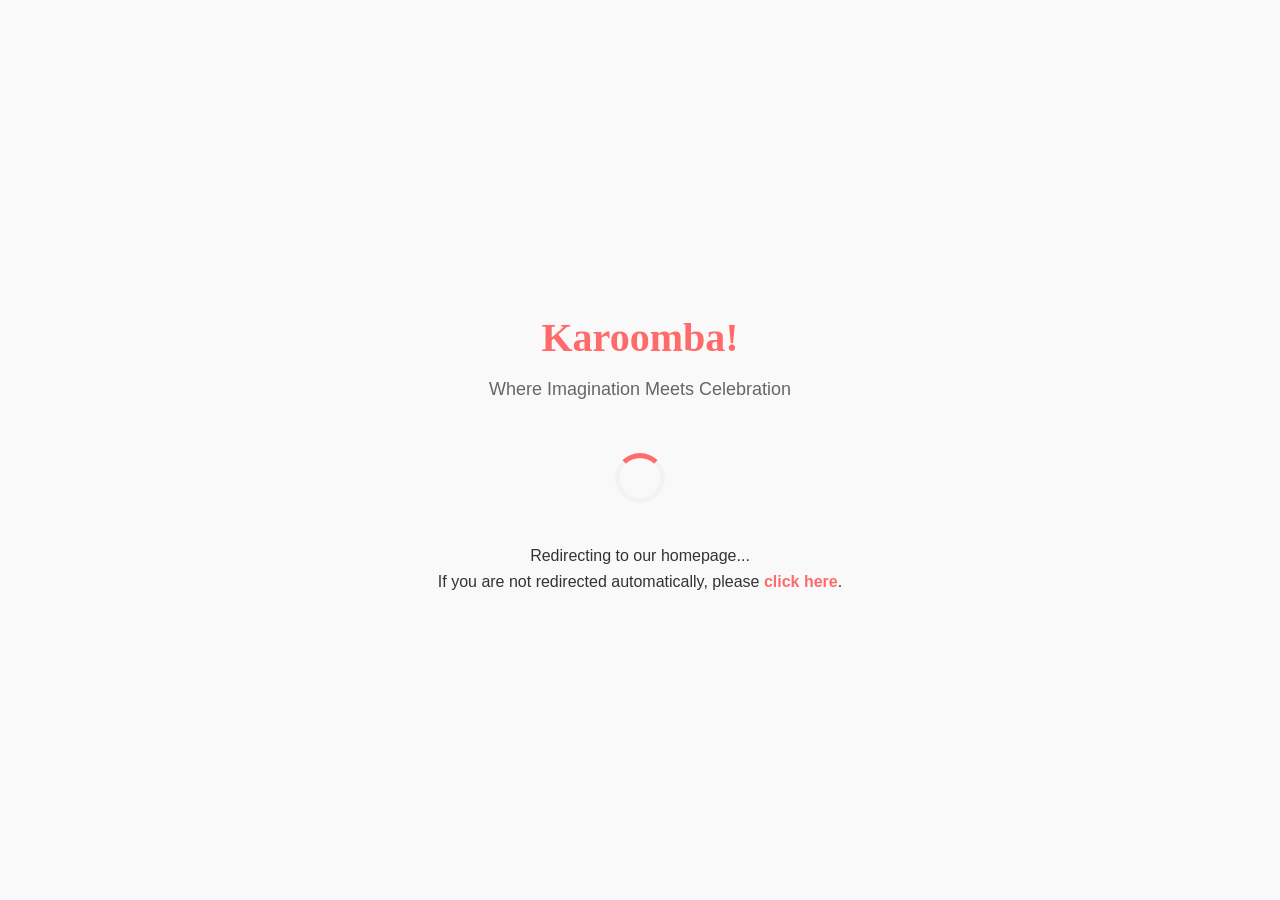
<file: 11/index.html>
<!DOCTYPE html>
<html lang="zh">
<head>
    <meta charset="UTF-8">
    <meta name="viewport" content="width=device-width, initial-scale=1.0">
    <title>Karoomba! - Theme Party Event Management</title>
    <meta http-equiv="refresh" content="2;url=home.html">
    <meta name="description" content="Karoomba! specializes in creating unforgettable theme parties and events. From corporate gatherings to birthday celebrations, we turn your vision into reality.">
    <link rel="stylesheet" href="css/styles.css">
    <link rel="stylesheet" href="https://cdnjs.cloudflare.com/ajax/libs/font-awesome/6.0.0-beta3/css/all.min.css">
    <style>
        body {
            display: flex;
            flex-direction: column;
            justify-content: center;
            align-items: center;
            height: 100vh;
            text-align: center;
            background-color: var(--light-color);
        }
        .logo h1 {
            font-family: var(--font-secondary);
            font-size: 4rem;
            color: var(--primary-color);
            margin-bottom: 1rem;
        }
        .tagline {
            font-size: 1.8rem;
            color: var(--text-light);
            margin-bottom: 3rem;
        }
        .redirect-message {
            font-size: 1.6rem;
            margin-top: 2rem;
        }
        .loader {
            border: 5px solid #f3f3f3;
            border-top: 5px solid var(--primary-color);
            border-radius: 50%;
            width: 50px;
            height: 50px;
            animation: spin 1s linear infinite;
            margin: 2rem auto;
        }
        @keyframes spin {
            0% { transform: rotate(0deg); }
            100% { transform: rotate(360deg); }
        }
    </style>
</head>
<body>
    <div class="logo">
        <h1>Karoomba!</h1>
        <p class="tagline">Where Imagination Meets Celebration</p>
    </div>
    
    <div class="loader"></div>
    
    <p class="redirect-message">Redirecting to our homepage... <br>If you are not redirected automatically, please <a href="home.html" style="color: var(--primary-color); font-weight: bold;">click here</a>.</p>
</body>
</html>
</file>
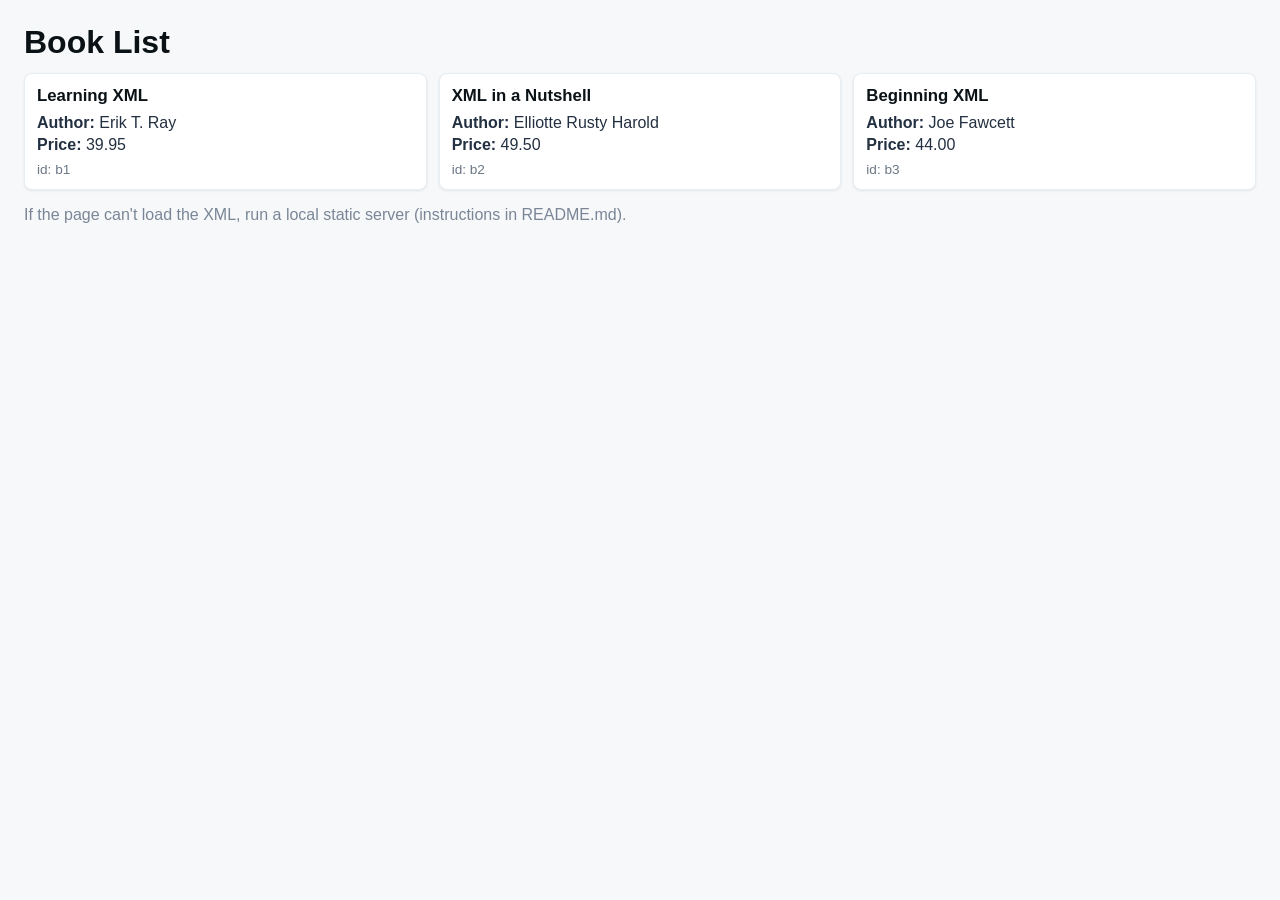
<file: 实验4/xml/index.html>
<!doctype html>
<html lang="en">
<head>
  <meta charset="utf-8" />
  <meta name="viewport" content="width=device-width,initial-scale=1" />
  <title>Book List</title>
  <style>
    body{font-family:Segoe UI, Roboto, Arial, sans-serif;margin:24px;background:#f6f8fa;color:#0b1216}
    h1{margin-bottom:12px}
    #books{display:grid;grid-template-columns:repeat(auto-fit,minmax(220px,1fr));gap:12px}
    .book{background:#fff;padding:12px;border-radius:8px;box-shadow:0 1px 3px rgba(0,0,0,.08);border:1px solid #e6eef4}
    .book h2{margin:0 0 8px 0;font-size:1.05rem}
    .book p{margin:4px 0;color:#233041}
    .book .id{display:block;margin-top:8px;color:#6b7785;font-size:0.85rem}
    .note{margin-top:16px;color:#7a8696}
  </style>
</head>
<body>
  <h1>Book List</h1>
  <div id="books">Loading books…</div>
  <div class="note">If the page can't load the XML, run a local static server (instructions in README.md).</div>

  <script>
    // Load book.xml, parse it, and render each book's title, author and price.
    async function loadBooks(){
      try{
        const resp = await fetch('book.xml');
        if(!resp.ok) throw new Error(resp.status + ' ' + resp.statusText);
        const text = await resp.text();
        const xml = new DOMParser().parseFromString(text,'application/xml');
        const parserError = xml.querySelector('parsererror');
        if(parserError) throw new Error('XML parse error');

        const list = document.getElementById('books');
        list.innerHTML = '';
        const books = xml.getElementsByTagName('book');
        if(books.length === 0){ list.textContent = 'No books found in XML.'; return }

        for(let i=0;i<books.length;i++){
          const b = books[i];
          const id = b.getAttribute('id') || '';
          const title = b.getElementsByTagName('title')[0]?.textContent || '';
          const author = b.getElementsByTagName('author')[0]?.textContent || '';
          const price = b.getElementsByTagName('price')[0]?.textContent || '';

          const card = document.createElement('div');
          card.className = 'book';
          card.innerHTML = `
            <h2>${escapeHtml(title)}</h2>
            <p><strong>Author:</strong> ${escapeHtml(author)}</p>
            <p><strong>Price:</strong> ${escapeHtml(price)}</p>
            <small class="id">id: ${escapeHtml(id)}</small>
          `;
          list.appendChild(card);
        }
      }catch(err){
        document.getElementById('books').textContent = 'Failed to load XML: ' + err.message + '.\nMake sure you serve this file over HTTP (see README).';
        console.error(err);
      }
    }

    // Very small escape helper to avoid injecting markup from XML content.
    function escapeHtml(s){
      return String(s)
        .replace(/&/g,'&amp;')
        .replace(/</g,'&lt;')
        .replace(/>/g,'&gt;')
        .replace(/"/g,'&quot;')
        .replace(/'/g,'&#39;');
    }

    loadBooks();
  </script>
</body>
</html>
</file>
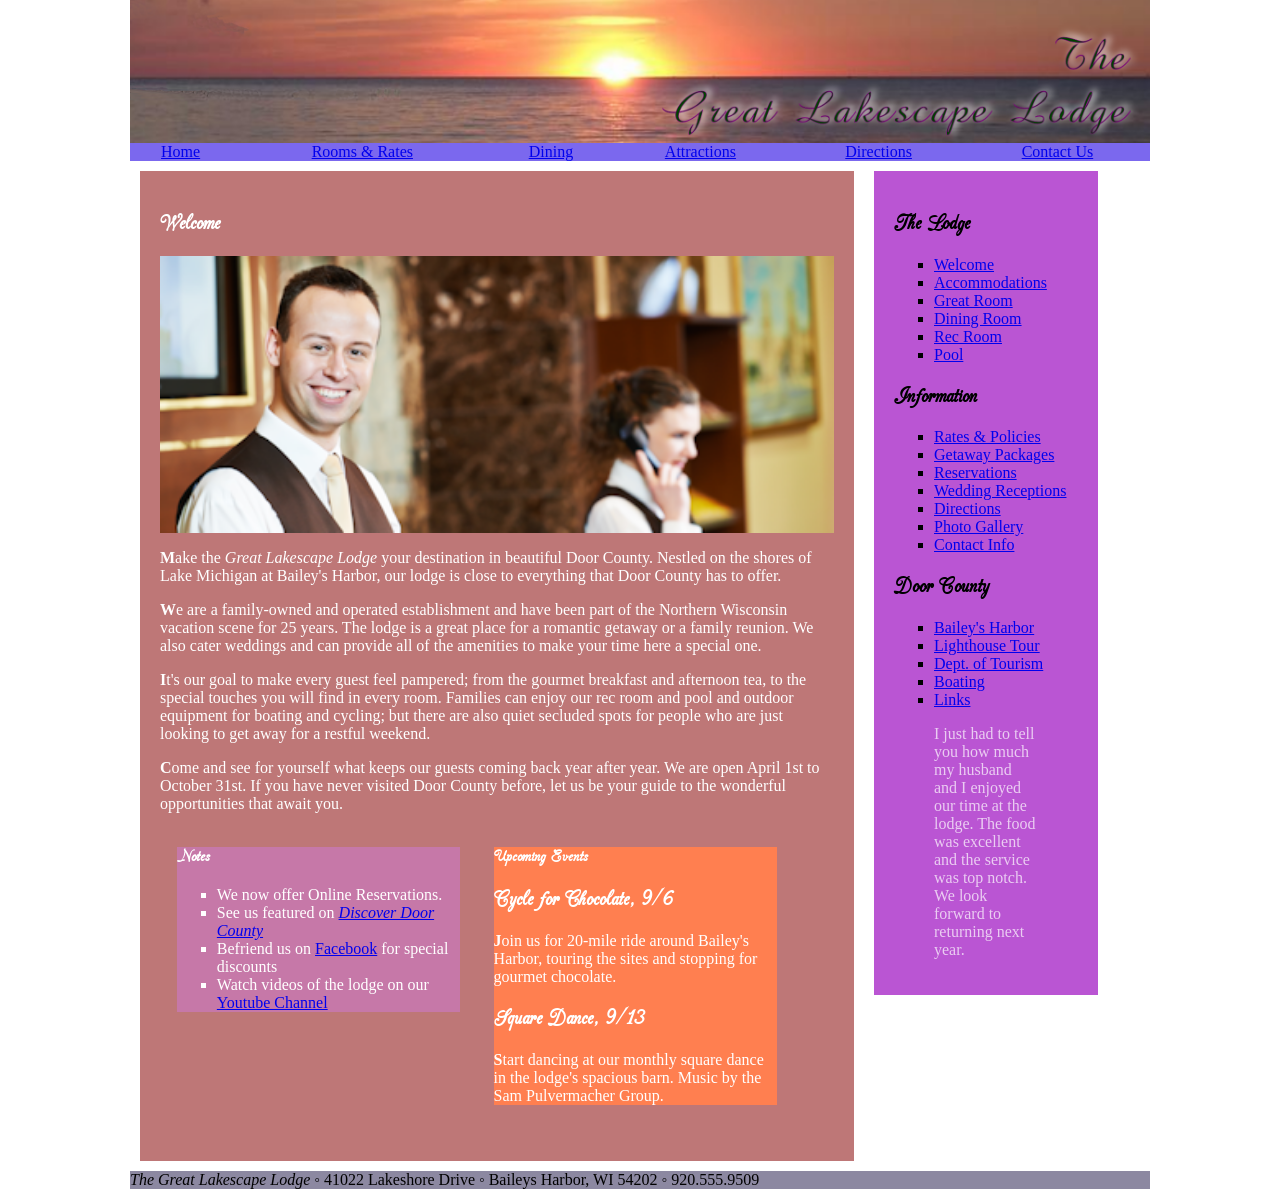
<file: 实验二/case4-great-lakescape-lodge-data-file/index.html>
<!doctype html>
<html>
<head>
<!--
    New Perspectives on HTML5 and CSS3, 7th Edition
    Tutorial 2
    Case Problem 4
    
    The Great Lakescape Lodge
    Author: 
    Date:   

    Filename: lake_home.html
   -->
   <meta charset="utf-8" />
   <title>Great Lakescape Lodge</title> 

</head>

<body>

   <header>
      <img src="lake_logo.png" alt="Great Lakescape Lodge" />
      <nav>
         <ul>
            <li><a href="#">Home</a></li>
            <li><a href="#">Rooms &amp; Rates</a></li>
            <li><a href="#">Dining</a></li>
            <li><a href="#">Attractions</a></li>
            <li><a href="#">Directions</a></li>
            <li><a href="#">Contact Us</a></li>
         </ul>
      </nav>
      <link rel="stylesheet" type="text/css" href="lake_layout.css">
      <link rel="stylesheet" type="text/css" href="lake_styles.css">
   </header>
   
   <section id="leftcol">
      <h1>Welcome</h1>
      <img src="lake_photo1.png" alt="" />
      <p>Make the <em>Great Lakescape Lodge</em> your destination in beautiful
      Door County. Nestled on the shores of Lake Michigan at Bailey's Harbor, 
      our lodge is close to everything that Door County has to offer.</p>
      <p>We are a family-owned and operated establishment and have been part 
      of the Northern Wisconsin vacation scene for 25 years. The lodge is a great
      place for a romantic getaway or a family reunion. We also cater weddings
      and can provide all of the amenities to make your time here a special
      one.</p>
      <p>It's our goal to make every guest feel pampered; from the gourmet breakfast 
      and afternoon tea, to the special touches you will find in every room. 
      Families can enjoy our rec room and pool and outdoor equipment for boating 
      and cycling; but there are also quiet secluded spots for people who are 
      just looking to get away for a restful weekend.</p>
      <p>Come and see for yourself what keeps our guests coming back year 
      after year. We are open April 1st to October 31st. If you have never visited 
      Door County before, let us be your guide to the wonderful opportunities that 
      await you.</p>
      
      <aside>
      <div class="left">
         <h1>Notes</h1>
         <ul>
         <li>We now offer Online Reservations.</li>
         <li>See us featured on <cite><a href="#">Discover Door County</a></cite></li>
         <li>Befriend us on <a href="#">Facebook</a> for special discounts</li>
         <li>Watch videos of the lodge on our <a href="#">Youtube Channel</a></li>   
         </ul>
      </div> 
      </aside>
      <aside>
      <div class="right"> 
         <h1>Upcoming Events</h1>
         <h2>Cycle for Chocolate, 9/6</h2>
         <p>Join us for 20-mile ride around Bailey's Harbor, touring the 
            sites and stopping for gourmet chocolate.</p>
         <h2>Square Dance, 9/13</h2>
         <p>Start dancing at our monthly square dance in the lodge's spacious barn. Music by
         the Sam Pulvermacher Group.</p>
      </div>
        
      </aside>
      
   </section>
   
   <section id="rightcol">
      <nav>
         <h2>The Lodge</h2>
         <ul>
            <li><a href="#">Welcome</a></li>
            <li><a href="#">Accommodations</a></li>  
            <li><a href="#">Great Room</a></li>
            <li><a href="#">Dining Room</a></li>
            <li><a href="#">Rec Room</a></li>
            <li><a href="#">Pool</a></li>
         </ul>
         <h2>Information</h2>
         <ul>
            <li><a href="#">Rates &amp; Policies</a></li>
            <li><a href="#">Getaway Packages</a></li>  
            <li><a href="#">Reservations</a></li>
            <li><a href="#">Wedding Receptions</a></li>
            <li><a href="#">Directions</a></li>
            <li><a href="#">Photo Gallery</a></li>
            <li><a href="#">Contact Info</a></li>           
         </ul>   
         <h2>Door County</h2>
         <ul>
            <li><a href="#">Bailey's Harbor</a></li>
            <li><a href="#">Lighthouse Tour</a></li>  
            <li><a href="#">Dept. of Tourism</a></li>
            <li><a href="#">Boating</a></li>
            <li><a href="#">Links</a></li>           
         </ul>   
      </nav>
      
      <blockquote>
      <div id="light">I just had to tell you how much my husband and I enjoyed our time at the
      lodge. The food was excellent and the service was top notch. We look
      forward to returning next year.</div>
      </blockquote>    
        
   </section>
   
   <footer>
      <em>The Great Lakescape Lodge</em> &#9702;
      41022 Lakeshore Drive &#9702;
      Baileys Harbor, WI 54202 &#9702;
      920.555.9509
   </footer>
</body>
</html>
</file>
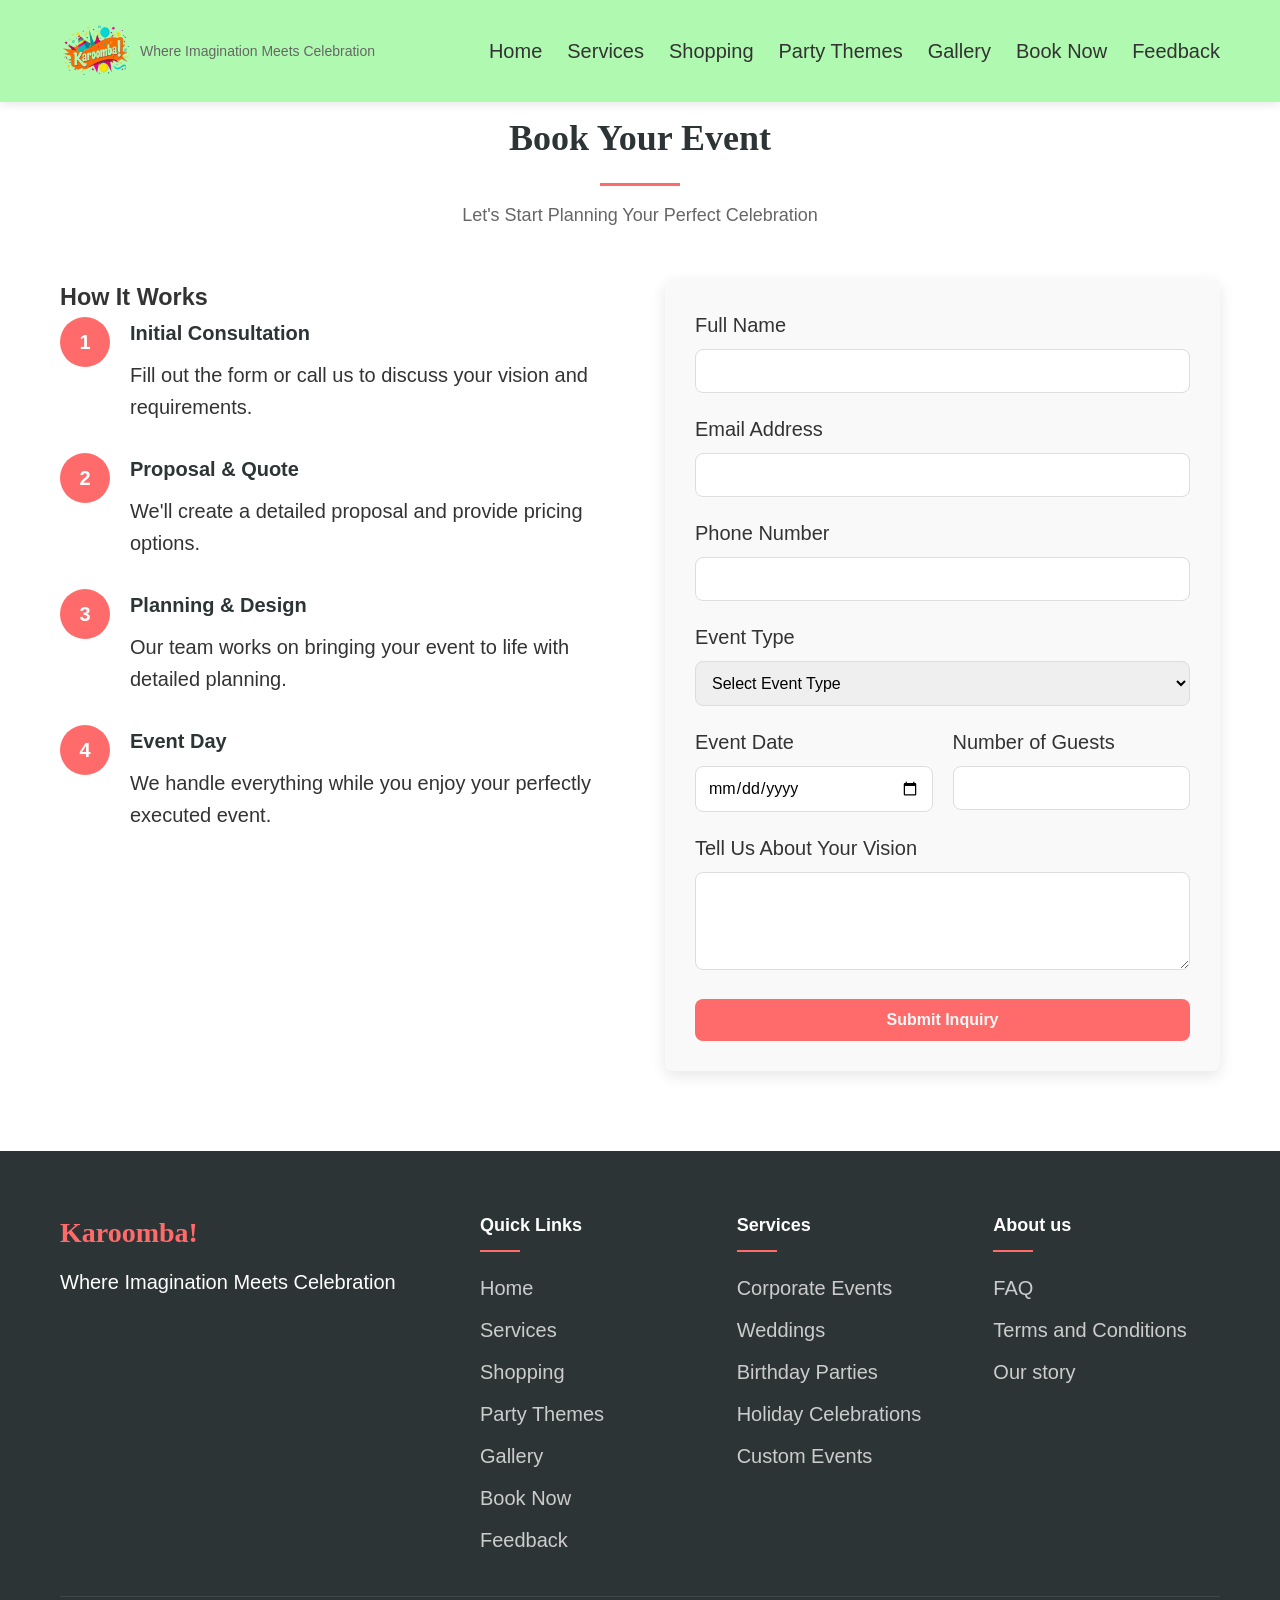
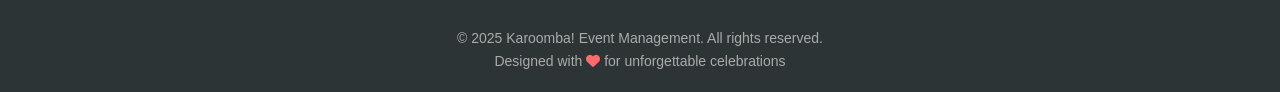
<file: 11/booking.html>
<!DOCTYPE html>
<html lang="zh">
<head>
    <meta charset="UTF-8">
    <meta name="viewport" content="width=device-width, initial-scale=1.0">
    <title>Book Event - Karoomba! Event Management</title>
    <link rel="stylesheet" href="css/styles.css">
    <link rel="stylesheet" href="https://cdnjs.cloudflare.com/ajax/libs/font-awesome/6.0.0-beta3/css/all.min.css">
    <meta name="description" content="Book your next event with Karoomba! Fill out our simple form to start planning your perfect celebration with our professional event management team.">
</head>
<body>
    <header>
        <div class="container">
            <div class="logo"style="display:flex;align-items:center;gap:0.8rem;">
                <a href="home.html" class="logo-link" style="display:inline-flex;align-items:center;">
                    <img src="ima/logo.png" alt="Karoomba logo" class="logo-img" style="display:block; height:72px; width:auto;">
                </a>
                <p class="tagline" style="margin-top:0;">Where Imagination Meets Celebration</p>
            </div>
            <nav>
                <ul class="main-nav">
                    <li><a href="home.html">Home</a></li>
                    <li><a href="services.html">Services</a></li>
                    <li><a href="shopping.html">Shopping</a></li>
                    <li><a href="themes.html">Party Themes</a></li>
                    <li><a href="gallery.html">Gallery</a></li>
                    <li><a href="booking.html">Book Now</a></li>
                    <li><a href="contact.html">Feedback</a></li>
                </ul>
                <div class="mobile-menu-btn">
                    <span></span>
                    <span></span>
                    <span></span>
                </div>
            </nav>
        </div>
    </header>

    <section id="booking" class="booking">
        <div class="container">
            <h2 class="section-title">Book Your Event</h2>
            <p class="section-description">Let's Start Planning Your Perfect Celebration</p>
            <div class="booking-container">
                <div class="booking-info">
                    <h3>How It Works</h3>
                    <ul class="booking-steps">
                        <li>
                            <span class="step-number">1</span>
                            <div class="step-content">
                                <h4>Initial Consultation</h4>
                                <p>Fill out the form or call us to discuss your vision and requirements.</p>
                            </div>
                        </li>
                        <li>
                            <span class="step-number">2</span>
                            <div class="step-content">
                                <h4>Proposal & Quote</h4>
                                <p>We'll create a detailed proposal and provide pricing options.</p>
                            </div>
                        </li>
                        <li>
                            <span class="step-number">3</span>
                            <div class="step-content">
                                <h4>Planning & Design</h4>
                                <p>Our team works on bringing your event to life with detailed planning.</p>
                            </div>
                        </li>
                        <li>
                            <span class="step-number">4</span>
                            <div class="step-content">
                                <h4>Event Day</h4>
                                <p>We handle everything while you enjoy your perfectly executed event.</p>
                            </div>
                        </li>
                    </ul>
                </div>
                
                <div class="booking-form">
                    <form id="event-booking-form">
                        <div class="form-group">
                            <label for="name">Full Name</label>
                            <input type="text" id="name" name="name" required>
                        </div>
                        
                        <div class="form-group">
                            <label for="email">Email Address</label>
                            <input type="email" id="email" name="email" required>
                        </div>
                        
                        <div class="form-group">
                            <label for="phone">Phone Number</label>
                            <input type="tel" id="phone" name="phone" required>
                        </div>
                        
                        <div class="form-group">
                            <label for="event-type">Event Type</label>
                            <select id="event-type" name="event-type" required>
                                <option value="" disabled selected>Select Event Type</option>
                                <option value="corporate">Corporate Event</option>
                                <option value="wedding">Wedding</option>
                                <option value="birthday">Birthday Party</option>
                                <option value="holiday">Holiday Celebration</option>
                                <option value="other">Other</option>
                            </select>
                            <div id="other-event-container" style="display: none; margin-top: 10px;">
                                <label for="other-event-type">Please specify your event type</label>
                                <input type="text" id="other-event-type" name="other-event-type">
                            </div>
                        </div>
                        
                        <div class="form-row">
                            <div class="form-group half">
                                <label for="event-date">Event Date</label>
                                <input type="date" id="event-date" name="event-date" min="" required placeholder="">
                            </div>
                            <div class="form-group half">
                                <label for="guests">Number of Guests</label>
                                <input type="number" id="guests" name="guests" min="1" required>
                            </div>
                        </div>
                        
                        <div class="form-group">
                            <label for="message">Tell Us About Your Vision</label>
                            <textarea id="message" name="message" rows="4" required></textarea>
                        </div>
                        
                        <button type="submit" class="btn btn-primary btn-full">Submit Inquiry</button>
                    </form>
                </div>
            </div>
        </div>
    </section>

    <footer>
        <div class="container">
            <div class="footer-content">
                <div class="footer-logo">
                    <h3>Karoomba!</h3>
                    <p>Where Imagination Meets Celebration</p>
                </div>
                
                <div class="footer-links">
                    <div class="footer-column">
                        <h4>Quick Links</h4>
                        <ul>
                            <li><a href="home.html">Home</a></li>
                            <li><a href="services.html">Services</a></li>
                            <li><a href="shopping.html">Shopping</a></li>
                            <li><a href="themes.html">Party Themes</a></li>
                            <li><a href="gallery.html">Gallery</a></li>
                            <li><a href="booking.html">Book Now</a></li>
                            <li><a href="contact.html">Feedback</a></li>
                        </ul>
                    </div>
                    
                    <div class="footer-column">
                        <h4>Services</h4>
                        <ul>
                            <li><a href="services.html#corporate">Corporate Events</a></li>
                            <li><a href="services.html#weddings">Weddings</a></li>
                            <li><a href="services.html#birthdays">Birthday Parties</a></li>
                            <li><a href="services.html#holidays">Holiday Celebrations</a></li>
                            <li><a href="services.html#custom">Custom Events</a></li>
                        </ul>
                    </div>
                    
                    <div class="footer-column">
                        <h4>About us</h4>
                        <ul>
                            <li><a href="faq.html">FAQ</a></li>
                            <li><a href="tac.html">Terms and Conditions</a></li>
                            <li><a href="story.html">Our story</a></li>
                        </ul>
                    </div>
                </div>
            </div>
            
            <div class="footer-bottom">
                <p>&copy; 2025 Karoomba! Event Management. All rights reserved.</p>
                <p>Designed with <i class="fas fa-heart"></i> for unforgettable celebrations</p>
            </div>
        </div>
    </footer>

    <script src="js/script.js"></script>
    <script>
        document.addEventListener('DOMContentLoaded', function() {
            const eventTypeSelect = document.getElementById('event-type');
            const otherEventContainer = document.getElementById('other-event-container');
            
            eventTypeSelect.addEventListener('change', function() {
                if (this.value === 'other') {
                    otherEventContainer.style.display = 'block';
                } else {
                    otherEventContainer.style.display = 'none';
                }
            });
        });
    </script>
</body>
</html>
</file>
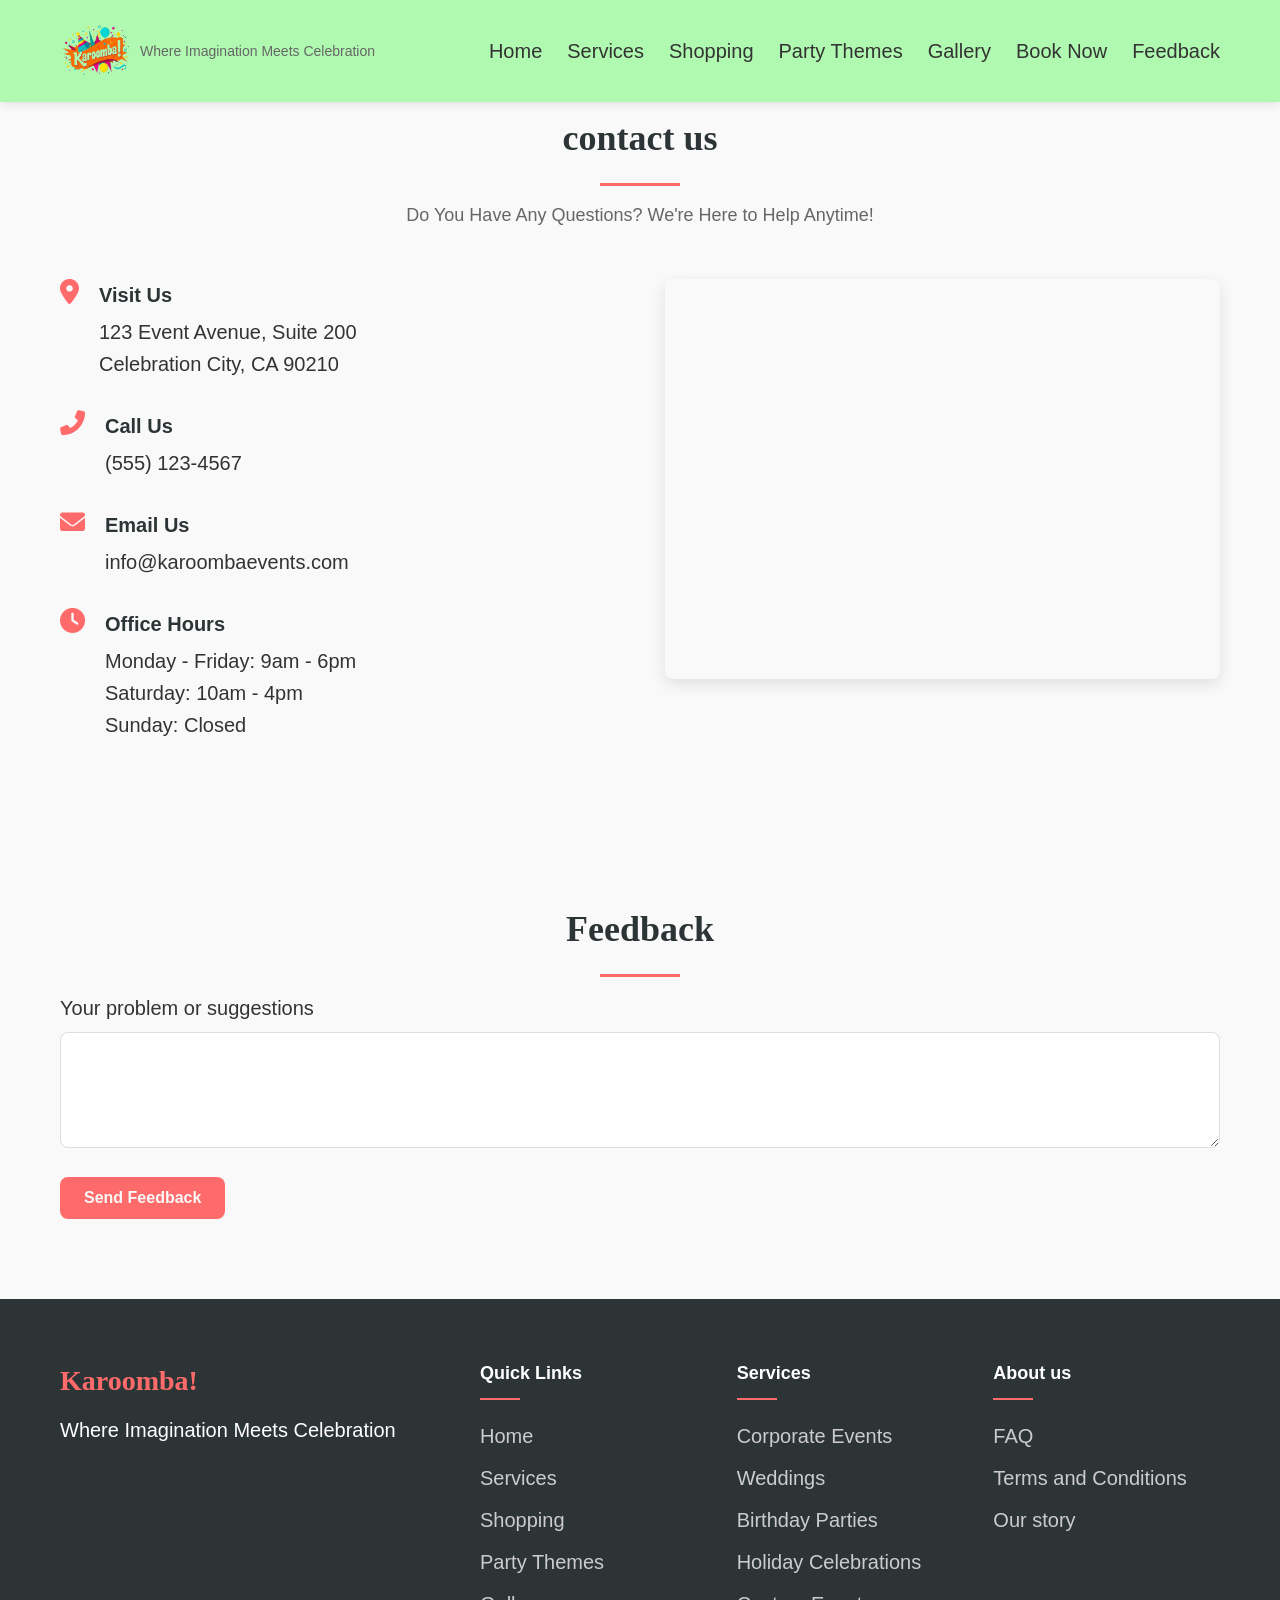
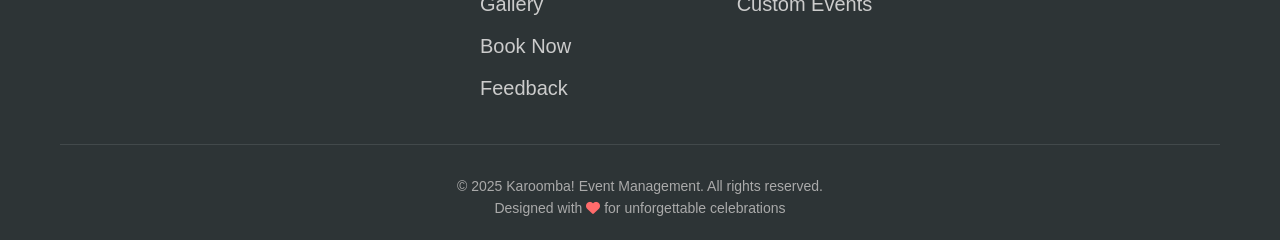
<file: 11/contact.html>
<!DOCTYPE html>
<html lang="zh">
<head>
    <meta charset="UTF-8">
    <meta name="viewport" content="width=device-width, initial-scale=1.0">
    <title>Contact Us - Karoomba! Event Management</title>
    <link rel="stylesheet" href="css/styles.css">
    <link rel="stylesheet" href="https://cdnjs.cloudflare.com/ajax/libs/font-awesome/6.0.0-beta3/css/all.min.css">
    <meta name="description" content="Contact Karoomba's event planning team. Visit our office, call or email us to start planning your perfect themed event.">
</head>
<body>
    <header>
        <div class="container">
            <div class="logo"style="display:flex;align-items:center;gap:0.8rem;">
                <a href="home.html" class="logo-link" style="display:inline-flex;align-items:center;">
                    <img src="ima/logo.png" alt="Karoomba logo" class="logo-img" style="display:block; height:72px; width:auto;">
                </a>
                <p class="tagline" style="margin-top:0;">Where Imagination Meets Celebration</p>
            </div>
            <nav>
                <ul class="main-nav">
                    <li><a href="home.html">Home</a></li>
                    <li><a href="services.html">Services</a></li>
                    <li><a href="shopping.html">Shopping</a></li>
                    <li><a href="themes.html">Party Themes</a></li>
                    <li><a href="gallery.html">Gallery</a></li>
                    <li><a href="booking.html">Book Now</a></li>
                    <li><a href="contact.html">Feedback</a></li>
                </ul>
                <div class="mobile-menu-btn">
                    <span></span>
                    <span></span>
                    <span></span>
                </div>
            </nav>
        </div>
    </header>

    <section id="contact" class="contact">
        <div class="container">
            <h2 class="section-title">contact us</h2>
            <p class="section-description">Do You Have Any Questions? We're Here to Help Anytime!</p>
            
            <div class="contact-container">
                <div class="contact-info">
                    <div class="contact-item">
                        <i class="fas fa-map-marker-alt"></i>
                        <div>
                            <h4>Visit Us</h4>
                            <p>123 Event Avenue, Suite 200<br>Celebration City, CA 90210</p>
                        </div>
                    </div>
                    
                    <div class="contact-item">
                        <i class="fas fa-phone-alt"></i>
                        <div>
                            <h4>Call Us</h4>
                            <p>(555) 123-4567</p>
                        </div>
                    </div>
                    
                    <div class="contact-item">
                        <i class="fas fa-envelope"></i>
                        <div>
                            <h4>Email Us</h4>
                            <p>info@karoombaevents.com</p>
                        </div>
                    </div>
                    
                    <div class="contact-item">
                        <i class="fas fa-clock"></i>
                        <div>
                            <h4>Office Hours</h4>
                            <p>Monday - Friday: 9am - 6pm<br>Saturday: 10am - 4pm<br>Sunday: Closed</p>
                        </div>
                    </div>
                </div>

                <div class="contact-map">
                    <iframe src="https://www.google.com/maps/embed?pb=!1m18!1m12!1m3!1d3305.7152203498383!2d-118.3421378!3d34.0736204!2m3!1f0!2f0!3f0!3m2!1i1024!2i768!4f13.1!3m3!1m2!1s0x0%3A0x0!2zMzTCsDA0JzI1LjAiTiAxMTjCsDIwJzMxLjciVw!5e0!3m2!1sen!2sus!4v1620000000000!5m2!1sen!2sus" width="100%" height="100%" style="border:0;" allowfullscreen="" loading="lazy"></iframe>
                </div>
            </div>
        </div>
    </section>

    <section id="contact-form" class="contact-form">
        <div class="container">
            <h2 class="section-title">Feedback</h2>
            <form id="message-form">
                <div class="form-group">
                    <label for="contact-message">Your problem or suggestions</label>
                    <textarea id="contact-message" name="contact-message" rows="5" required></textarea>
                </div>
                <button type="submit" class="btn btn-primary">Send Feedback</button>
            </form>
        </div>
    </section>

    <footer>
        <div class="container">
            <div class="footer-content">
                <div class="footer-logo">
                    <h3>Karoomba!</h3>
                    <p>Where Imagination Meets Celebration</p>
                </div>
                
                <div class="footer-links">
                    <div class="footer-column">
                        <h4>Quick Links</h4>
                        <ul>
                            <li><a href="home.html">Home</a></li>
                            <li><a href="services.html">Services</a></li>
                            <li><a href="shopping.html">Shopping</a></li>
                            <li><a href="themes.html">Party Themes</a></li>
                            <li><a href="gallery.html">Gallery</a></li>
                            <li><a href="booking.html">Book Now</a></li>
                            <li><a href="contact.html">Feedback</a></li>
                        </ul>
                    </div>
                    
                    <div class="footer-column">
                        <h4>Services</h4>
                        <ul>
                            <li><a href="services.html#corporate">Corporate Events</a></li>
                            <li><a href="services.html#weddings">Weddings</a></li>
                            <li><a href="services.html#birthdays">Birthday Parties</a></li>
                            <li><a href="services.html#holidays">Holiday Celebrations</a></li>
                            <li><a href="services.html#custom">Custom Events</a></li>
                        </ul>
                    </div>
                    
                    <div class="footer-column">
                        <h4>About us</h4>
                        <ul>
                            <li><a href="faq.html">FAQ</a></li>
                            <li><a href="tac.html">Terms and Conditions</a></li>
                            <li><a href="story.html">Our story</a></li>
                        </ul>
                    </div>
                </div>
            </div>
            
            <div class="footer-bottom">
                <p>&copy; 2025 Karoomba! Event Management. All rights reserved.</p>
                <p>Designed with <i class="fas fa-heart"></i> for unforgettable celebrations</p>
            </div>
        </div>
    </footer>

    <script src="js/script.js"></script>
</body>
</html>
</file>
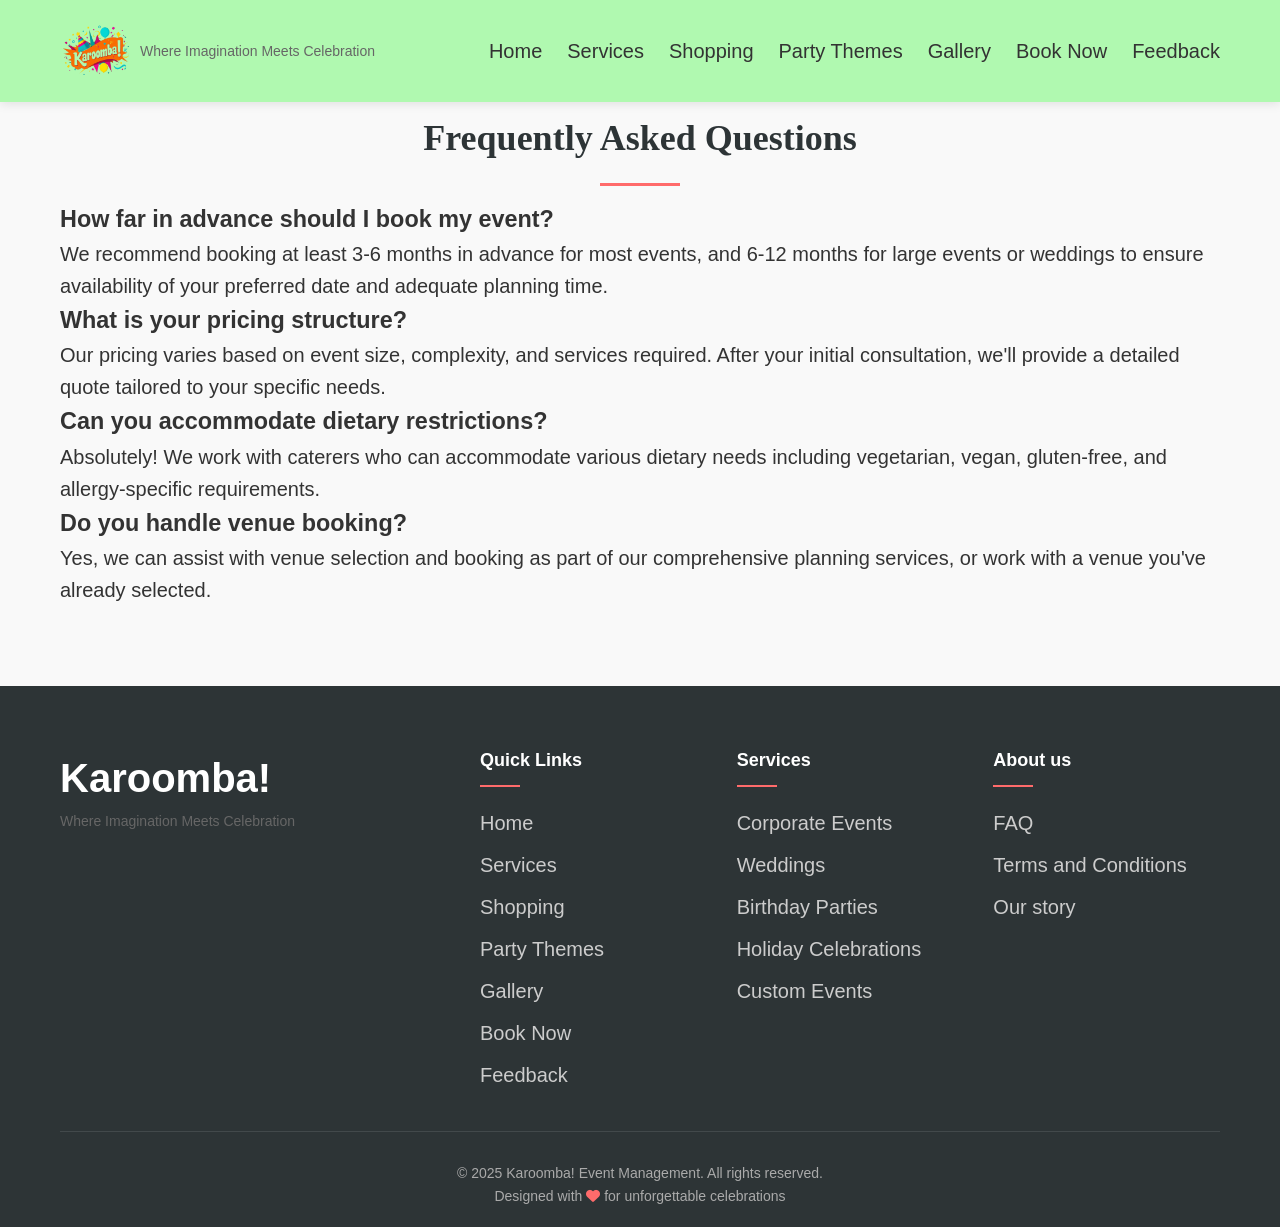
<file: 11/faq.html>
<!DOCTYPE html>
<html lang="zh">
<head>
    <meta charset="UTF-8">
    <meta name="viewport" content="width=device-width, initial-scale=1.0">
    <title>FAQ - Karoomba! Event Management</title>
    <link rel="stylesheet" href="css/styles.css">
    <link rel="stylesheet" href="https://cdnjs.cloudflare.com/ajax/libs/font-awesome/6.0.0-beta3/css/all.min.css">
</head>
<body>
    <header>
        <div class="container">
            <div class="logo" style="display:flex;align-items:center;gap:0.8rem;">
                <a href="home.html" class="logo-link" style="display:inline-flex;align-items:center;">
                    <img src="ima/logo.png" alt="Karoomba logo" class="logo-img" style="display:block; height:72px; width:auto;">
                </a>
                <p class="tagline" style="margin-top:0;">Where Imagination Meets Celebration</p>
            </div>
            <nav>
                <ul class="main-nav">
                    <li><a href="home.html">Home</a></li>
                    <li><a href="services.html">Services</a></li>
                    <li><a href="shopping.html">Shopping</a></li>
                    <li><a href="themes.html">Party Themes</a></li>
                    <li><a href="gallery.html">Gallery</a></li>
                    <li><a href="booking.html">Book Now</a></li>
                    <li><a href="contact.html">Feedback</a></li>
                </ul>
                <div class="mobile-menu-btn">
                    <span></span>
                    <span></span>
                    <span></span>
                </div>
            </nav>
        </div>
    </header>

    <main class="legal-container">
        <section id="faq" class="faq">
        <div class="container">
            <h2 class="section-title">Frequently Asked Questions</h2>
            <div class="faq-container">
                <div class="faq-item">
                    <h3>How far in advance should I book my event?</h3>
                    <p>We recommend booking at least 3-6 months in advance for most events, and 6-12 months for large events or weddings to ensure availability of your preferred date and adequate planning time.</p>
                </div>
                
                <div class="faq-item">
                    <h3>What is your pricing structure?</h3>
                    <p>Our pricing varies based on event size, complexity, and services required. After your initial consultation, we'll provide a detailed quote tailored to your specific needs.</p>
                </div>
                
                <div class="faq-item">
                    <h3>Can you accommodate dietary restrictions?</h3>
                    <p>Absolutely! We work with caterers who can accommodate various dietary needs including vegetarian, vegan, gluten-free, and allergy-specific requirements.</p>
                </div>
                
                <div class="faq-item">
                    <h3>Do you handle venue booking?</h3>
                    <p>Yes, we can assist with venue selection and booking as part of our comprehensive planning services, or work with a venue you've already selected.</p>
                </div>
            </div>
        </div>
    </section>
    </main>

    <footer>
        <div class="container">
            <div class="footer-content">
                <div class="footer-logo">
                    <h1>Karoomba!</h1>
                    <p class="tagline" style="margin-top:0;">Where Imagination Meets Celebration</p>
                </div>
                
                <div class="footer-links">
                    <div class="footer-column">
                        <h4>Quick Links</h4>
                        <ul>
                            <li><a href="home.html">Home</a></li>
                            <li><a href="services.html">Services</a></li>
                            <li><a href="shopping.html">Shopping</a></li>
                            <li><a href="themes.html">Party Themes</a></li>
                            <li><a href="gallery.html">Gallery</a></li>
                            <li><a href="booking.html">Book Now</a></li>
                            <li><a href="contact.html">Feedback</a></li>
                        </ul>
                    </div>
                    
                    <div class="footer-column">
                        <h4>Services</h4>
                        <ul>
                            <li><a href="services.html#corporate">Corporate Events</a></li>
                            <li><a href="services.html#weddings">Weddings</a></li>
                            <li><a href="services.html#birthdays">Birthday Parties</a></li>
                            <li><a href="services.html#holidays">Holiday Celebrations</a></li>
                            <li><a href="services.html#custom">Custom Events</a></li>
                        </ul>
                    </div>
                    
                    <div class="footer-column">
                        <h4>About us</h4>
                        <ul>
                            <li><a href="faq.html">FAQ</a></li>
                            <li><a href="tac.html">Terms and Conditions</a></li>
                            <li><a href="story.html">Our story</a></li>
                        </ul>
                    </div>
                </div>
            </div>
            
            <div class="footer-bottom">
                <p>&copy; 2025 Karoomba! Event Management. All rights reserved.</p>
                <p>Designed with <i class="fas fa-heart"></i> for unforgettable celebrations</p>
            </div>
        </div>
    </footer>
</body>
</html>
</file>
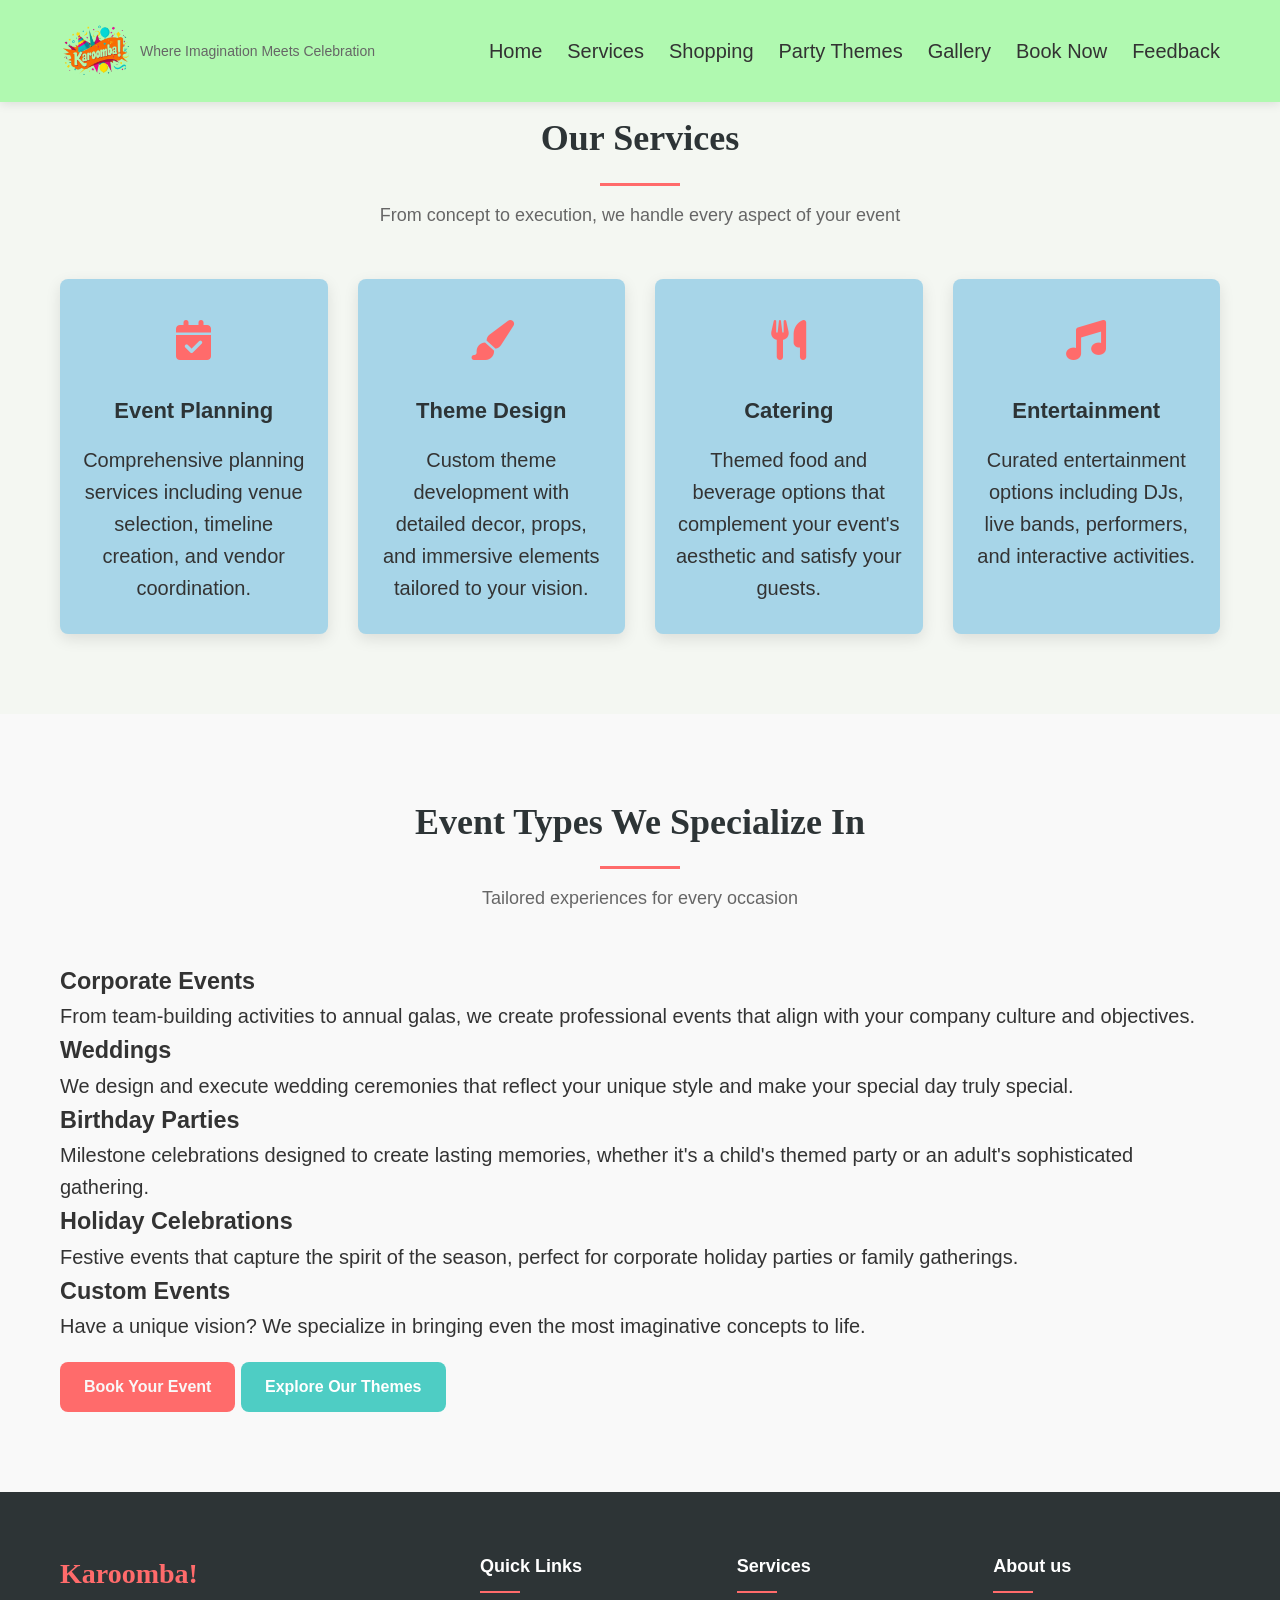
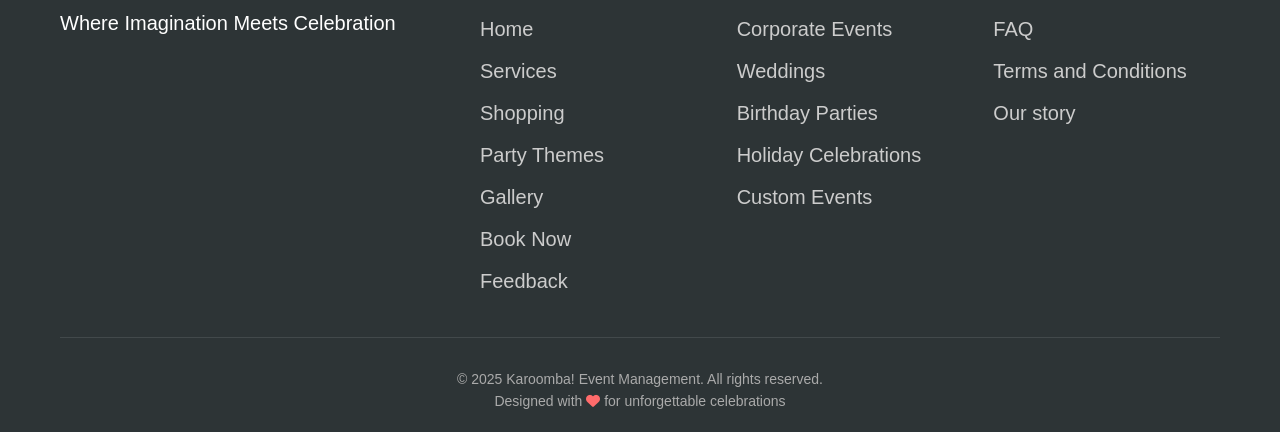
<file: 11/services.html>
<!DOCTYPE html>
<html lang="zh">
<head>
    <meta charset="UTF-8">
    <meta name="viewport" content="width=device-width, initial-scale=1.0">
    <title>Our Services - Karoomba! Event Management</title>
    <link rel="stylesheet" href="css/styles.css">
    <link rel="stylesheet" href="https://cdnjs.cloudflare.com/ajax/libs/font-awesome/6.0.0-beta3/css/all.min.css">
    <meta name="description" content="Explore Karoomba's comprehensive event planning services including venue selection, theme design, catering and entertainment options.">
</head>
<body>
    <header>
        <div class="container">
            <div class="logo"style="display:flex;align-items:center;gap:0.8rem;">
                <a href="home.html" class="logo-link" style="display:inline-flex;align-items:center;">
                    <img src="ima/logo.png" alt="Karoomba logo" class="logo-img" style="display:block; height:72px; width:auto;">
                </a>
                <p class="tagline" style="margin-top:0;">Where Imagination Meets Celebration</p>
            </div>
            <nav>
                <ul class="main-nav">
                    <li><a href="home.html">Home</a></li>
                    <li><a href="services.html">Services</a></li>
                    <li><a href="shopping.html">Shopping</a></li>
                    <li><a href="themes.html">Party Themes</a></li>
                    <li><a href="gallery.html">Gallery</a></li>
                    <li><a href="booking.html">Book Now</a></li>
                    <li><a href="contact.html">Feedback</a></li>
                </ul>
                <div class="mobile-menu-btn">
                    <span></span>
                    <span></span>
                    <span></span>
                </div>
            </nav>
        </div>
    </header>

    <section id="services" class="services">
        <div class="container">
            <h2 class="section-title">Our Services</h2>
            <p class="section-description">From concept to execution, we handle every aspect of your event</p>
            
            <div class="service-cards">
                <div class="service-card" id="planning">
                    <div class="icon">
                        <i class="fas fa-calendar-check"></i>
                    </div>
                    <h3>Event Planning</h3>
                    <p>Comprehensive planning services including venue selection, timeline creation, and vendor coordination.</p>
                </div>
                
                <div class="service-card" id="design">
                    <div class="icon">
                        <i class="fas fa-paint-brush"></i>
                    </div>
                    <h3>Theme Design</h3>
                    <p>Custom theme development with detailed decor, props, and immersive elements tailored to your vision.</p>
                </div>
                
                <div class="service-card" id="catering">
                    <div class="icon">
                        <i class="fas fa-utensils"></i>
                    </div>
                    <h3>Catering</h3>
                    <p>Themed food and beverage options that complement your event's aesthetic and satisfy your guests.</p>
                </div>
                
                <div class="service-card" id="entertainment">
                    <div class="icon">
                        <i class="fas fa-music"></i>
                    </div>
                    <h3>Entertainment</h3>
                    <p>Curated entertainment options including DJs, live bands, performers, and interactive activities.</p>
                </div>
            </div>
        </div>
    </section>

    <section id="event-types" class="event-types">
        <div class="container">
            <h2 class="section-title">Event Types We Specialize In</h2>
            <p class="section-description">Tailored experiences for every occasion</p>
            
            <div class="event-type-container">
                <div class="event-type" id="corporate">
                    
                    <h3>Corporate Events</h3>
                    <p>From team-building activities to annual galas, we create professional events that align with your company culture and objectives.</p>
                </div>
                
                <div class="event-type" id="weddings">
                    
                    <h3>Weddings</h3>
                    <p>We design and execute wedding ceremonies that reflect your unique style and make your special day truly special.</p>
                </div>
                
                <div class="event-type" id="birthdays">
                    
                    <h3>Birthday Parties</h3>
                    <p>Milestone celebrations designed to create lasting memories, whether it's a child's themed party or an adult's sophisticated gathering.</p>
                </div>
                
                <div class="event-type" id="holidays">
                    
                    <h3>Holiday Celebrations</h3>
                    <p>Festive events that capture the spirit of the season, perfect for corporate holiday parties or family gatherings.</p>
                </div>
                
                <div class="event-type" id="custom">
                    
                    <h3>Custom Events</h3>
                    <p>Have a unique vision? We specialize in bringing even the most imaginative concepts to life.</p>
                </div>
            </div>
            
            <div class="cta-container">
                <a href="booking.html" class="btn btn-primary">Book Your Event</a>
                <a href="themes.html" class="btn btn-secondary">Explore Our Themes</a>
            </div>
        </div>
    </section>

    <footer>
        <div class="container">
            <div class="footer-content">
                <div class="footer-logo">
                    <h3>Karoomba!</h3>
                    <p>Where Imagination Meets Celebration</p>
                </div>
                
                <div class="footer-links">
                    <div class="footer-column">
                        <h4>Quick Links</h4>
                        <ul>
                            <li><a href="home.html">Home</a></li>
                            <li><a href="services.html">Services</a></li>
                            <li><a href="shopping.html">Shopping</a></li>
                            <li><a href="themes.html">Party Themes</a></li>
                            <li><a href="gallery.html">Gallery</a></li>
                            <li><a href="booking.html">Book Now</a></li>
                            <li><a href="contact.html">Feedback</a></li>
                        </ul>
                    </div>
                    
                    <div class="footer-column">
                        <h4>Services</h4>
                        <ul>
                            <li><a href="services.html#corporate">Corporate Events</a></li>
                            <li><a href="services.html#weddings">Weddings</a></li>
                            <li><a href="services.html#birthdays">Birthday Parties</a></li>
                            <li><a href="services.html#holidays">Holiday Celebrations</a></li>
                            <li><a href="services.html#custom">Custom Events</a></li>
                        </ul>
                    </div>
                    
                    <div class="footer-column">
                        <h4>About us</h4>
                        <ul>
                            <li><a href="faq.html">FAQ</a></li>
                            <li><a href="tac.html">Terms and Conditions</a></li>
                            <li><a href="story.html">Our story</a></li>
                        </ul>
                    </div>
                </div>
            </div>
            
            <div class="footer-bottom">
                <p>&copy; 2025 Karoomba! Event Management. All rights reserved.</p>
                <p>Designed with <i class="fas fa-heart"></i> for unforgettable celebrations</p>
            </div>
        </div>
    </footer>

    <script src="js/script.js"></script>
</body>
</html>
</file>
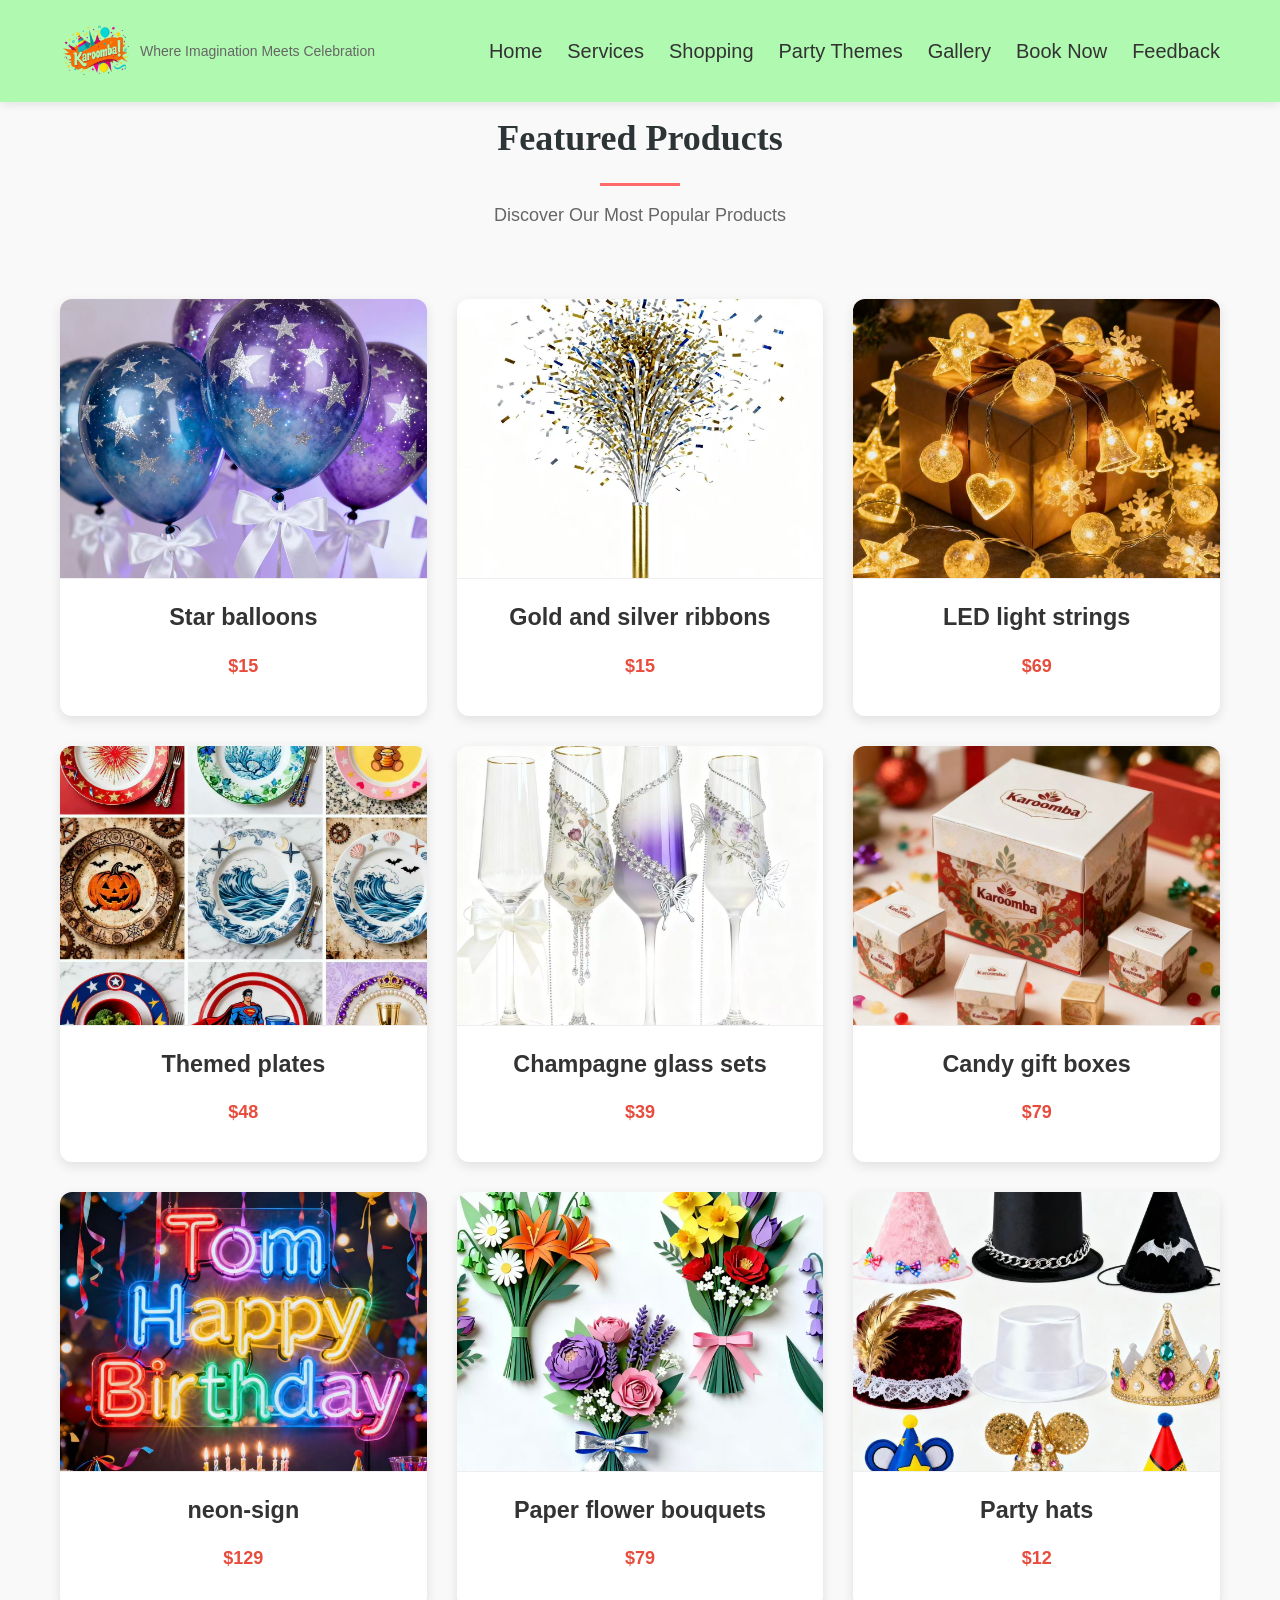
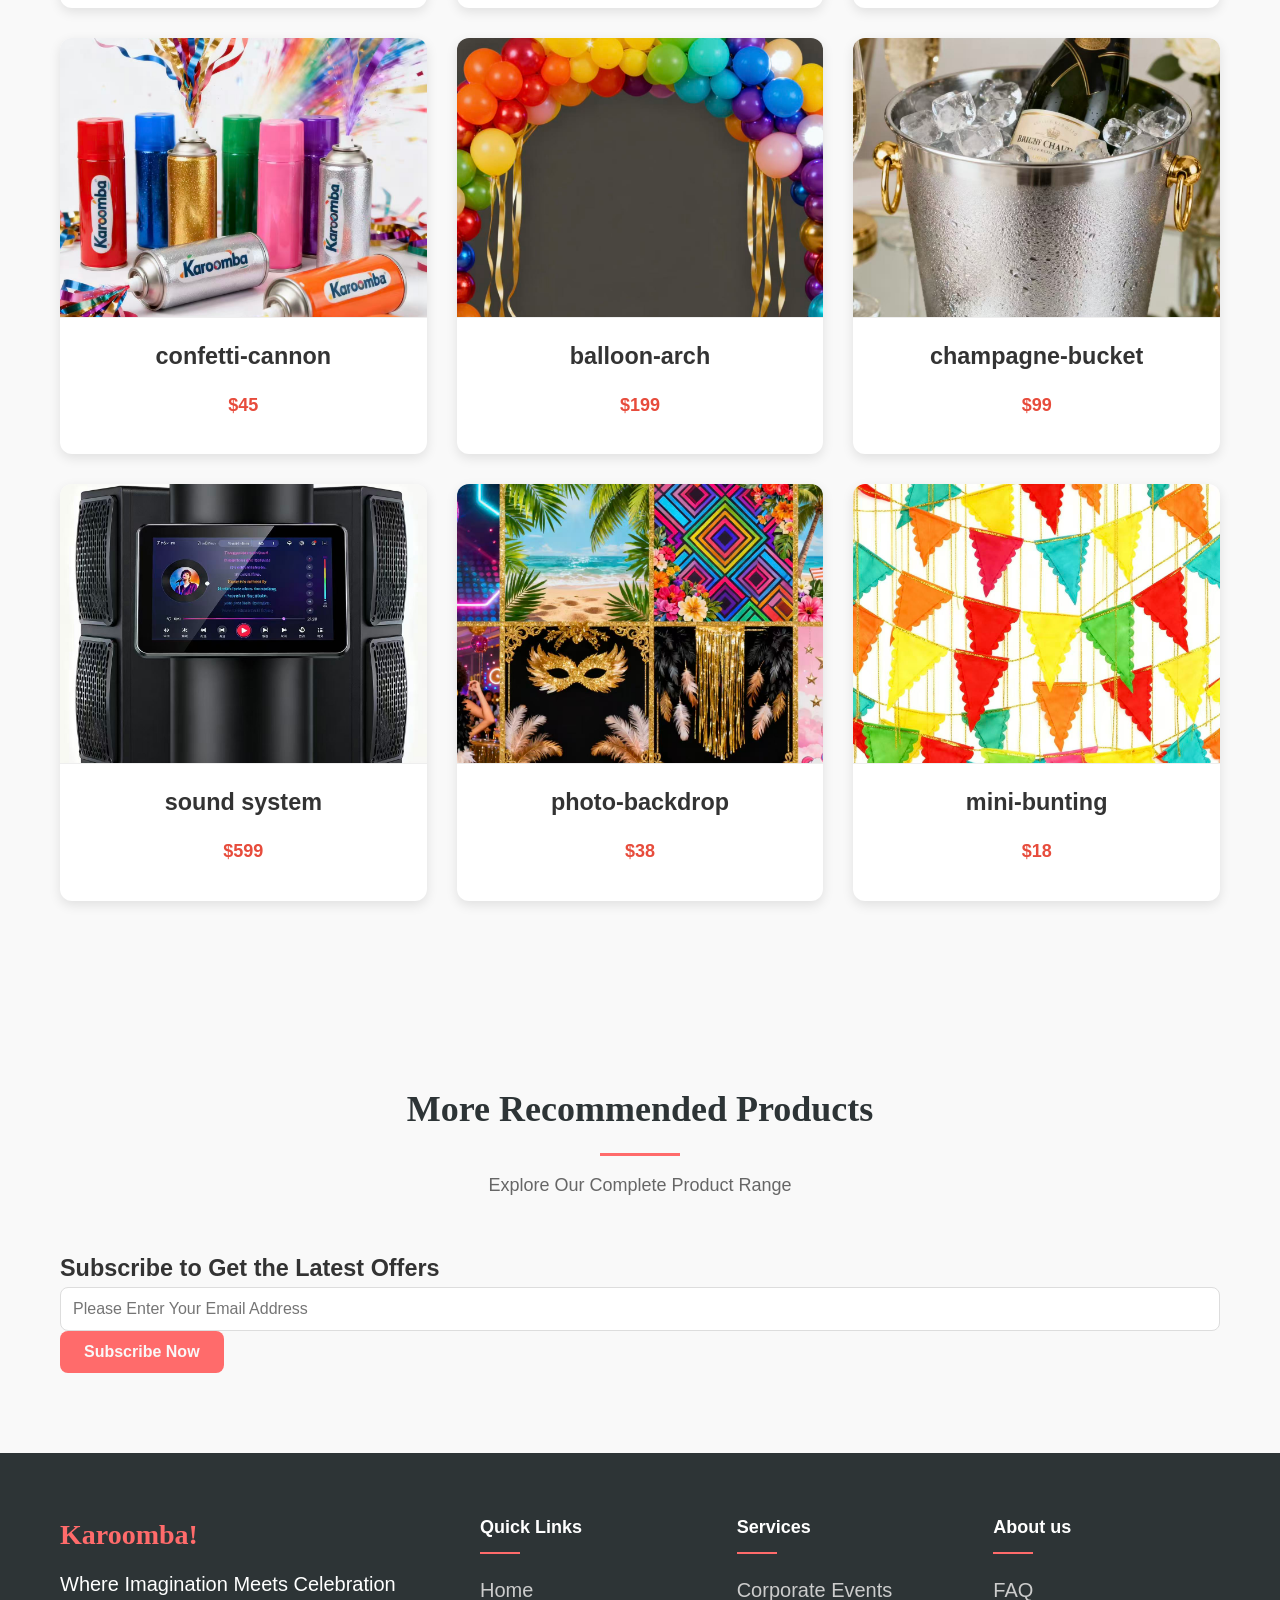
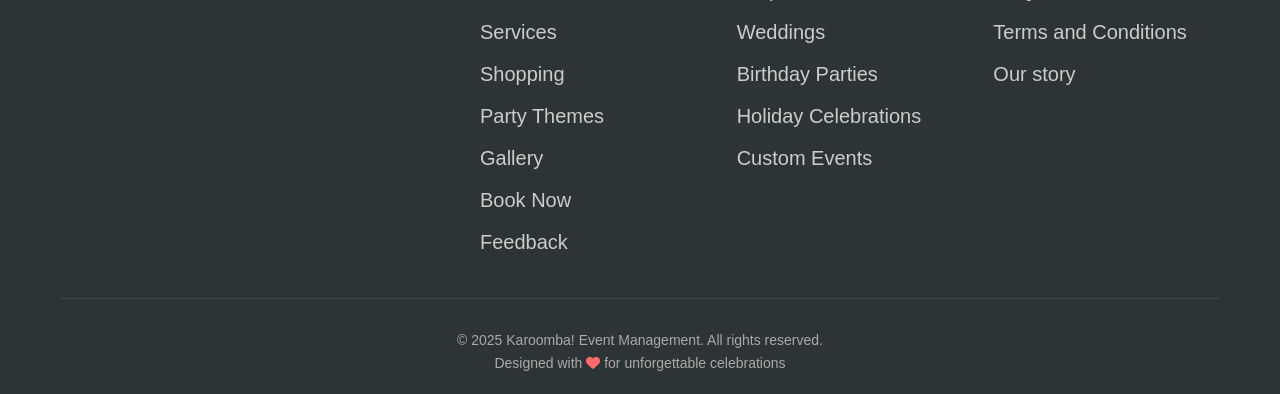
<file: 11/shopping.html>
<!DOCTYPE html>
<html lang="zh">
<head>
    <meta charset="UTF-8">
    <meta name="viewport" content="width=device-width, initial-scale=1.0">
    <title>Product Display - Karoomba! Shopping Mall</title>
    <link rel="stylesheet" href="css/styles.css">
    <link rel="stylesheet" href="https://cdnjs.cloudflare.com/ajax/libs/font-awesome/6.0.0-beta3/css/all.min.css">
    <meta name="description" content="Browse Featured Products on Karoomba and Discover Quality Items at Great Prices
">
</head>
<body>
    <header>
        <div class="container">
            <div class="logo"style="display:flex;align-items:center;gap:0.8rem;">
                <a href="home.html" class="logo-link" style="display:inline-flex;align-items:center;">
                    <img src="ima/logo.png" alt="Karoomba logo" class="logo-img" style="display:block; height:72px; width:auto;">
                </a>
                <p class="tagline" style="margin-top:0;">Where Imagination Meets Celebration</p>
            </div>
            <nav>
                <ul class="main-nav">
                    <li><a href="home.html">Home</a></li>
                    <li><a href="services.html">Services</a></li>
                    <li><a href="shopping.html">Shopping</a></li>
                    <li><a href="themes.html">Party Themes</a></li>
                    <li><a href="gallery.html">Gallery</a></li>
                    <li><a href="booking.html">Book Now</a></li>
                    <li><a href="contact.html">Feedback</a></li>
                </ul>
                <div class="mobile-menu-btn">
                    <span></span>
                    <span></span>
                    <span></span>
                </div>
            </nav>
        </div>
    </header>

    <section id="products" class="products">
        <div class="container">
            <h2 class="section-title">Featured Products</h2>
            <p class="section-description">Discover Our Most Popular Products</p>
            
            <div class="product-grid">
            </div>
        </div>
    </section>

    <section id="more-products" class="more-products">
        <div class="container">
            <h2 class="section-title">More Recommended Products</h2>
            <p class="section-description">Explore Our Complete Product Range</p>
            
            
            <div class="newsletter">
                <h3>Subscribe to Get the Latest Offers</h3>
                <form class="subscribe-form">
                    <input type="email" placeholder="Please Enter Your Email Address">
                    <button type="submit" class="btn btn-primary">Subscribe Now</button>
                </form>
            </div>
        </div>
    </section>

    <footer>
        <div class="container">
            <div class="footer-content">
                <div class="footer-logo">
                    <h3>Karoomba!</h3>
                    <p>Where Imagination Meets Celebration</p>
                </div>
                
                <div class="footer-links">
                    <div class="footer-column">
                        <h4>Quick Links</h4>
                        <ul>
                            <li><a href="home.html">Home</a></li>
                            <li><a href="services.html">Services</a></li>
                            <li><a href="shopping.html">Shopping</a></li>
                            <li><a href="themes.html">Party Themes</a></li>
                            <li><a href="gallery.html">Gallery</a></li>
                            <li><a href="booking.html">Book Now</a></li>
                            <li><a href="contact.html">Feedback</a></li>
                        </ul>
                    </div>
                    
                    <div class="footer-column">
                        <h4>Services</h4>
                        <ul>
                            <li><a href="services.html#corporate">Corporate Events</a></li>
                            <li><a href="services.html#weddings">Weddings</a></li>
                            <li><a href="services.html#birthdays">Birthday Parties</a></li>
                            <li><a href="services.html#holidays">Holiday Celebrations</a></li>
                            <li><a href="services.html#custom">Custom Events</a></li>
                        </ul>
                    </div>
                    
                    <div class="footer-column">
                        <h4>About us</h4>
                        <ul>
                            <li><a href="faq.html">FAQ</a></li>
                            <li><a href="tac.html">Terms and Conditions</a></li>
                            <li><a href="story.html">Our story</a></li>
                        </ul>
                    </div>
                </div>
            </div>
            
            <div class="footer-bottom">
                <p>&copy; 2025 Karoomba! Event Management. All rights reserved.</p>
                <p>Designed with <i class="fas fa-heart"></i> for unforgettable celebrations</p>
            </div>
        </div>
    </footer>

    <script>
        document.addEventListener('DOMContentLoaded', () => {
            const products = [
    {"name": "Star balloons", "price": 15, "image": "ima/Star balloons.jpg", "category": "decor"},
    {"name": "Gold and silver ribbons", "price": 15, "image": "ima/Gold and silver ribbons.jpg", "category": "decor"},
    {"name": "LED light strings", "price": 69, "image": "ima/LED light strings.jpg", "category": "decor"},
    {"name": "Themed plates", "price": 48, "image": "ima/Themed plates.jpg", "category": "tableware"},
    {"name": "Champagne glass sets", "price": 39, "image": "ima/Champagne glass sets.jpg", "category": "tableware"},
    {"name": "Candy gift boxes", "price": 79, "image": "ima/Candy gift boxes.jpg", "category": "gifts"},
    {"name": "neon-sign", "price": 129, "image": "ima/neon-sign.jpg", "category": "decor"},
    {"name": "Paper flower bouquets", "price": 79, "image": "ima/Paper flower bouquets.jpg", "category": "decor"},
    {"name": "Party hats", "price": 12, "image": "ima/Party hats.jpg", "category": "gifts"},
    {"name": "confetti-cannon", "price": 45, "image": "ima/confetti-cannon.jpg", "category": "decor"},
    {"name": "balloon-arch", "price": 199, "image": "ima/balloon-arch.jpg", "category": "decor"},
    {"name": "champagne-bucket", "price": 99, "image": "ima/champagne-bucket.jpg", "category": "tableware"},
    {"name": "sound system", "price": 599, "image": "ima/sound system.jpg", "category": "tableware"},
    {"name": "photo-backdrop", "price": 38, "image": "ima/photo-backdrop.jpg", "category": "decor"},
    {"name": "mini-bunting", "price": 18, "image": "ima/mini-bunting.jpg", "category": "decor"}

            ];

            document.querySelectorAll('.product-grid').forEach(grid => {
                products.forEach(product => {
                    const card = document.createElement('div');
                    card.className = 'product-card';
                    card.innerHTML = `
                        <img src="${product.image}" alt="${product.name}" class="product-img">
                        <div class="product-info">
                            <h3>${product.name}</h3>
                            <div class="price">$${product.price}</div>
                        </div>
                    `;
                    grid.appendChild(card);
                });
            });
        });
    </script>
</body>
</html>
</file>
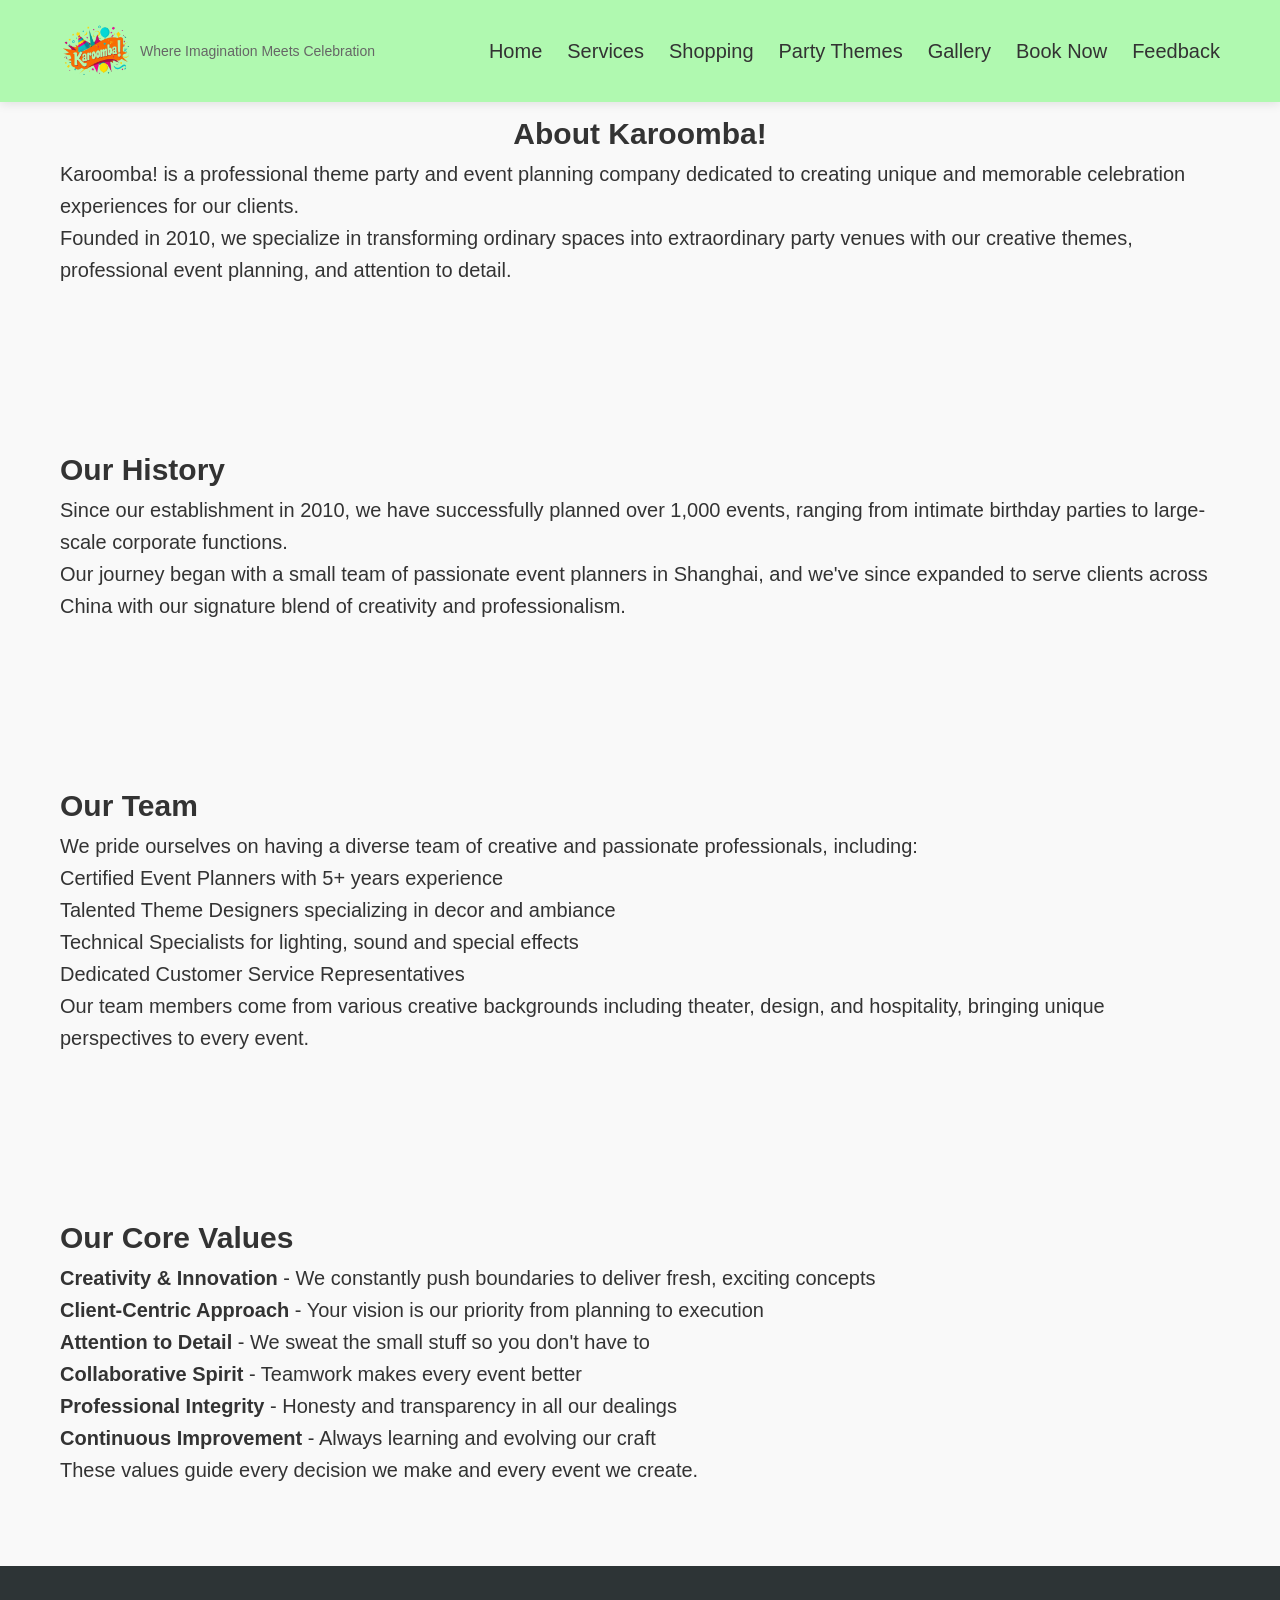
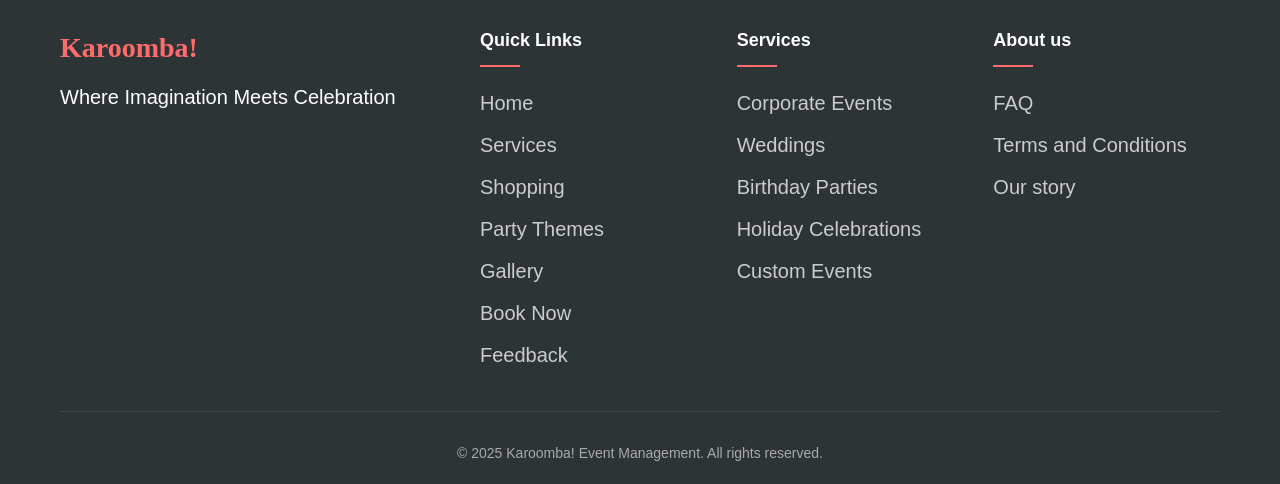
<file: 11/story.html>
<!DOCTYPE html>
<html lang="zh">
<head>
    <meta charset="UTF-8">
    <meta name="viewport" content="width=device-width, initial-scale=1.0">
    <title>Our story - Karoomba! Event Management</title>
    <link rel="stylesheet" href="css/styles.css">
    <link rel="stylesheet" href="https://cdnjs.cloudflare.com/ajax/libs/font-awesome/6.0.0-beta3/css/all.min.css">
    <meta name="description" content="Learn about Karoomba!'s team, history and values. We are committed to creating unforgettable themed party experiences for our clients.">
</head>
<body>
    <header>
        <div class="container">
            <div class="logo" style="display:flex;align-items:center;gap:0.8rem;">
                <a href="home.html" class="logo-link" style="display:inline-flex;align-items:center;">
                    <img src="ima/logo.png" alt="Karoomba logo" class="logo-img" style="display:block; height:72px; width:auto;">
                </a>
                <p class="tagline" style="margin-top:0;">Where Imagination Meets Celebration</p>
            </div>
            <nav>
                <ul class="main-nav">
                    <li><a href="home.html">Home</a></li>
                    <li><a href="services.html">Services</a></li>
                    <li><a href="shopping.html">Shopping</a></li>
                    <li><a href="themes.html">Party Themes</a></li>
                    <li><a href="gallery.html">Gallery</a></li>
                    <li><a href="booking.html">Book Now</a></li>
                    <li><a href="contact.html">Feedback</a></li>
                </ul>
            </nav>
        </div>
    </header>

    <main class="container">
        <section class="about-section">
            <h1 class="story">About Karoomba!</h1>
            <p>Karoomba! is a professional theme party and event planning company dedicated to creating unique and memorable celebration experiences for our clients.</p>
            <p>Founded in 2010, we specialize in transforming ordinary spaces into extraordinary party venues with our creative themes, professional event planning, and attention to detail.</p>
        </section>

        <section class="history-section">
            <h2>Our History</h2>
            <p>Since our establishment in 2010, we have successfully planned over 1,000 events, ranging from intimate birthday parties to large-scale corporate functions.</p>
            <p>Our journey began with a small team of passionate event planners in Shanghai, and we've since expanded to serve clients across China with our signature blend of creativity and professionalism.</p>
        </section>

        <section class="team-section">
            <h2>Our Team</h2>
            <p>We pride ourselves on having a diverse team of creative and passionate professionals, including:</p>
            <ul>
                <li>Certified Event Planners with 5+ years experience</li>
                <li>Talented Theme Designers specializing in decor and ambiance</li>
                <li>Technical Specialists for lighting, sound and special effects</li>
                <li>Dedicated Customer Service Representatives</li>
            </ul>
            <p>Our team members come from various creative backgrounds including theater, design, and hospitality, bringing unique perspectives to every event.</p>
        </section>

        <section class="values-section">
            <h2>Our Core Values</h2>
            <ul>
                <li><strong>Creativity & Innovation</strong> - We constantly push boundaries to deliver fresh, exciting concepts</li>
                <li><strong>Client-Centric Approach</strong> - Your vision is our priority from planning to execution</li>
                <li><strong>Attention to Detail</strong> - We sweat the small stuff so you don't have to</li>
                <li><strong>Collaborative Spirit</strong> - Teamwork makes every event better</li>
                <li><strong>Professional Integrity</strong> - Honesty and transparency in all our dealings</li>
                <li><strong>Continuous Improvement</strong> - Always learning and evolving our craft</li>
            </ul>
            <p>These values guide every decision we make and every event we create.</p>
        </section>
    </main>

    <footer>
        <div class="container">
            <div class="footer-content">
                <div class="footer-logo">
                    <h3>Karoomba!</h3>
                    <p>Where Imagination Meets Celebration</p>
                </div>
                
                <div class="footer-links">
                    <div class="footer-column">
                        <h4>Quick Links</h4>
                        <ul>
                            <li><a href="home.html">Home</a></li>
                            <li><a href="services.html">Services</a></li>
                            <li><a href="shopping.html">Shopping</a></li>
                            <li><a href="themes.html">Party Themes</a></li>
                            <li><a href="gallery.html">Gallery</a></li>
                            <li><a href="booking.html">Book Now</a></li>
                            <li><a href="contact.html">Feedback</a></li>
                        </ul>
                    </div>
                    
                    <div class="footer-column">
                        <h4>Services</h4>
                        <ul>
                            <li><a href="services.html#corporate">Corporate Events</a></li>
                            <li><a href="services.html#weddings">Weddings</a></li>
                            <li><a href="services.html#birthdays">Birthday Parties</a></li>
                            <li><a href="services.html#holidays">Holiday Celebrations</a></li>
                            <li><a href="services.html#custom">Custom Events</a></li>
                        </ul>
                    </div>
                    
                    <div class="footer-column">
                        <h4>About us</h4>
                        <ul>
                            <li><a href="faq.html">FAQ</a></li>
                            <li><a href="tac.html">Terms and Conditions</a></li>
                            <li><a href="story.html">Our story</a></li>
                        </ul>
                    </div>
                </div>
            </div>
            
            <div class="footer-bottom">
                <p>&copy; 2025 Karoomba! Event Management. All rights reserved.</p>
            </div>
        </div>
    </footer>
</body>
</html>
</file>
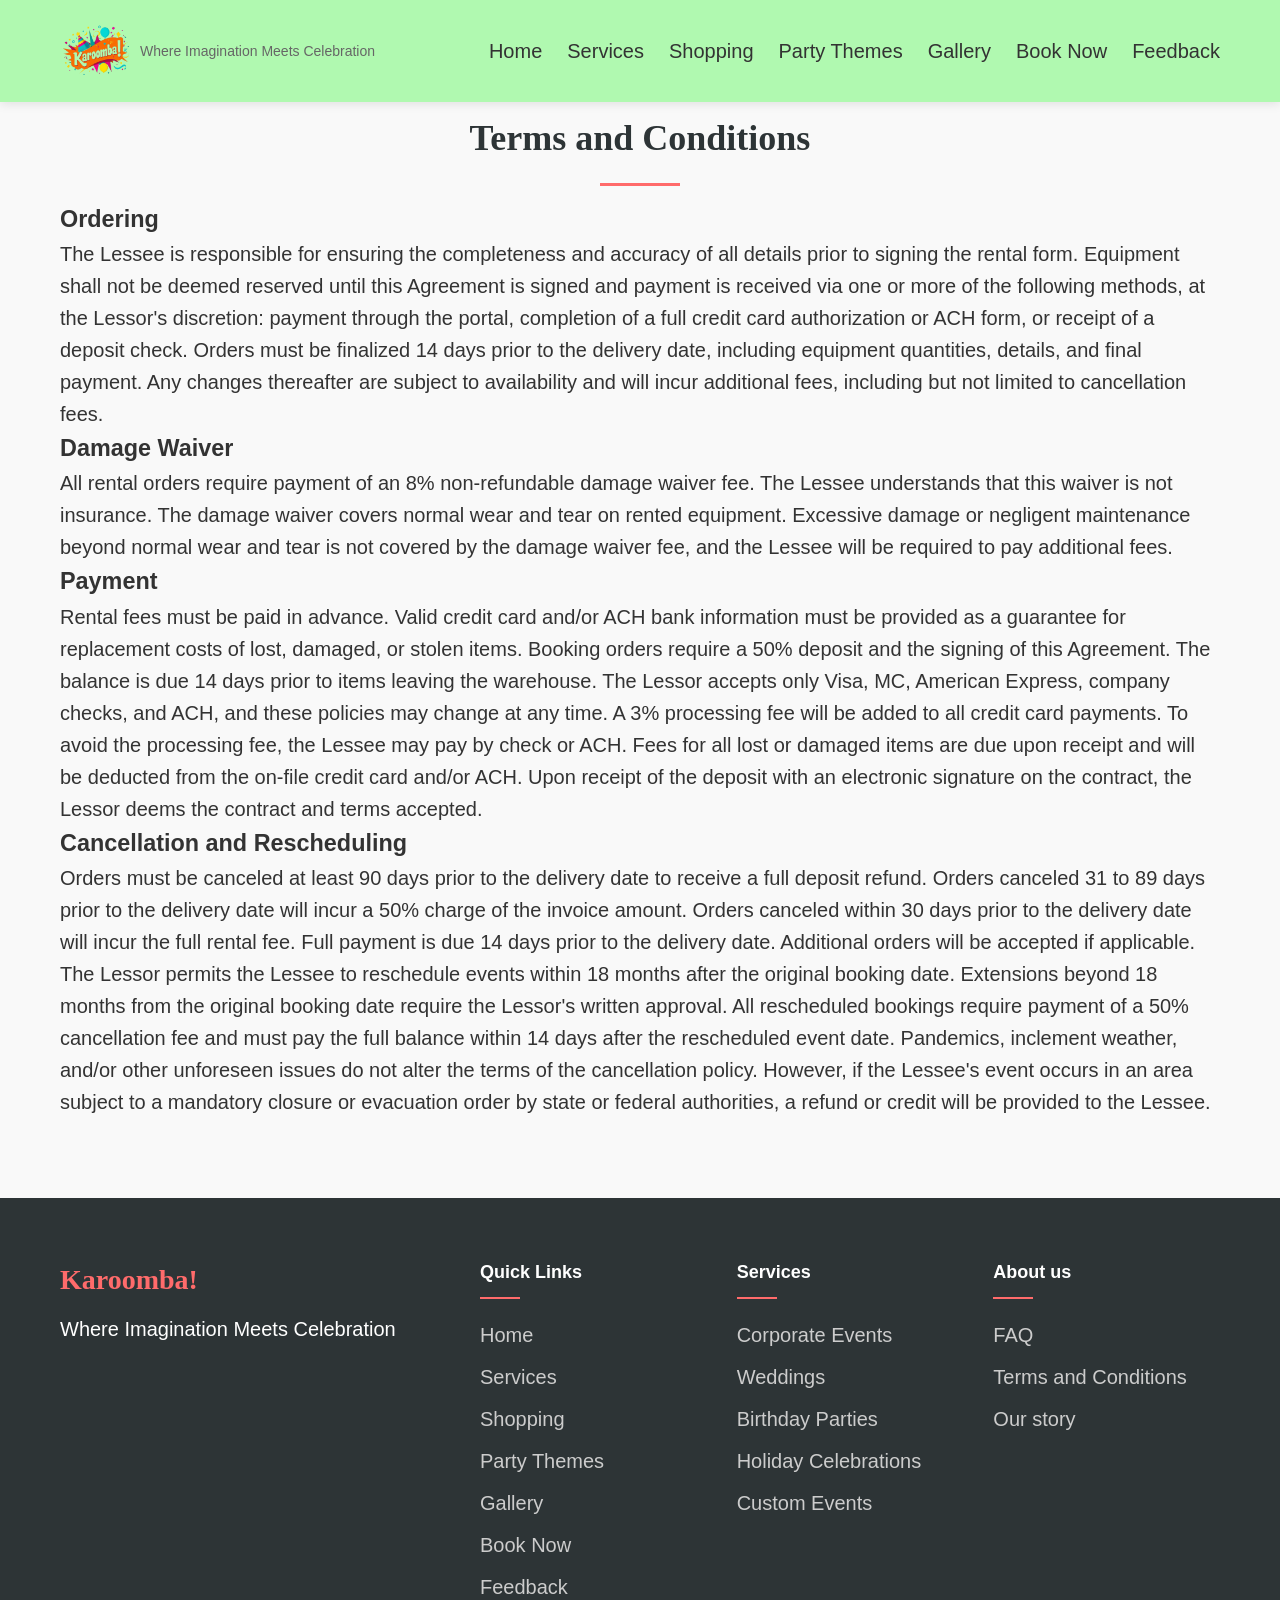
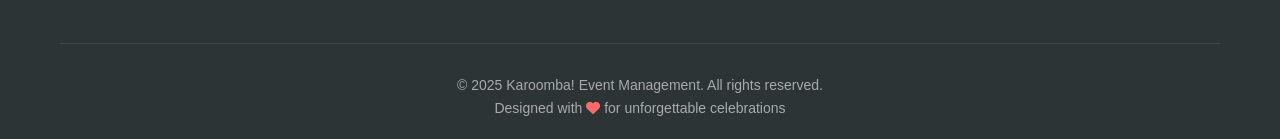
<file: 11/tac.html>
<!DOCTYPE html>
<html lang="zh">
<head>
    <meta charset="UTF-8">
    <meta name="viewport" content="width=device-width, initial-scale=1.0">
    <title>Terms and Conditions - Karoomba! Event Management</title>
    <link rel="stylesheet" href="css/styles.css">
    <link rel="stylesheet" href="https://cdnjs.cloudflare.com/ajax/libs/font-awesome/6.0.0-beta3/css/all.min.css">
</head>
<body>
    <header>
        <div class="container">
            <div class="logo"style="display:flex;align-items:center;gap:0.8rem;">
                <a href="home.html" class="logo-link" style="display:inline-flex;align-items:center;">
                    <img src="ima/logo.png" alt="Karoomba logo" class="logo-img" style="display:block; height:72px; width:auto;">
                </a>
                <p class="tagline" style="margin-top:0;">Where Imagination Meets Celebration</p>
            </div>
            <nav>
                <ul class="main-nav">
                    <li><a href="home.html">Home</a></li>
                    <li><a href="services.html">Services</a></li>
                    <li><a href="shopping.html">Shopping</a></li>
                    <li><a href="themes.html">Party Themes</a></li>
                    <li><a href="gallery.html">Gallery</a></li>
                    <li><a href="booking.html">Book Now</a></li>
                    <li><a href="contact.html">Feedback</a></li>
                </ul>
                <div class="mobile-menu-btn">
                    <span></span>
                    <span></span>
                    <span></span>
                </div>
            </nav>
        </div>
    </header>

    <main class="legal-container">
        <section id="tac" class="tac">
        <div class="container">
            <h2 class="section-title">Terms and Conditions</h2>
            <div class="faq-container">
                <div class="faq-item">
                    <h3>Ordering</h3>
                    <p>The Lessee is responsible for ensuring the completeness and accuracy of all details prior to signing the rental form. Equipment shall not be deemed reserved until this Agreement is signed and payment is received via one or more of the following methods, at the Lessor's discretion: payment through the portal, completion of a full credit card authorization or ACH form, or receipt of a deposit check. Orders must be finalized 14 days prior to the delivery date, including equipment quantities, details, and final payment. Any changes thereafter are subject to availability and will incur additional fees, including but not limited to cancellation fees.</p>
                </div>
                
                <div class="faq-item">
                    <h3>Damage Waiver</h3>
                    <p>All rental orders require payment of an 8% non-refundable damage waiver fee. The Lessee understands that this waiver is not insurance. The damage waiver covers normal wear and tear on rented equipment. Excessive damage or negligent maintenance beyond normal wear and tear is not covered by the damage waiver fee, and the Lessee will be required to pay additional fees.</p>
                </div>
                
                <div class="faq-item">
                    <h3>Payment</h3>
                    <p>Rental fees must be paid in advance. Valid credit card and/or ACH bank information must be provided as a guarantee for replacement costs of lost, damaged, or stolen items. Booking orders require a 50% deposit and the signing of this Agreement. The balance is due 14 days prior to items leaving the warehouse. The Lessor accepts only Visa, MC, American Express, company checks, and ACH, and these policies may change at any time. A 3% processing fee will be added to all credit card payments. To avoid the processing fee, the Lessee may pay by check or ACH. Fees for all lost or damaged items are due upon receipt and will be deducted from the on-file credit card and/or ACH. Upon receipt of the deposit with an electronic signature on the contract, the Lessor deems the contract and terms accepted.</p>
                </div>
                
                <div class="faq-item">
                    <h3>Cancellation and Rescheduling</h3>
                    <p>Orders must be canceled at least 90 days prior to the delivery date to receive a full deposit refund. Orders canceled 31 to 89 days prior to the delivery date will incur a 50% charge of the invoice amount. Orders canceled within 30 days prior to the delivery date will incur the full rental fee. Full payment is due 14 days prior to the delivery date. Additional orders will be accepted if applicable. The Lessor permits the Lessee to reschedule events within 18 months after the original booking date. Extensions beyond 18 months from the original booking date require the Lessor's written approval. All rescheduled bookings require payment of a 50% cancellation fee and must pay the full balance within 14 days after the rescheduled event date. Pandemics, inclement weather, and/or other unforeseen issues do not alter the terms of the cancellation policy. However, if the Lessee's event occurs in an area subject to a mandatory closure or evacuation order by state or federal authorities, a refund or credit will be provided to the Lessee.</p>
            </div>
        </div>
    </section>
    </main>

   <footer>
        <div class="container">
            <div class="footer-content">
                <div class="footer-logo">
                    <h3>Karoomba!</h3>
                    <p>Where Imagination Meets Celebration</p>
                </div>
                
                <div class="footer-links">
                    <div class="footer-column">
                        <h4>Quick Links</h4>
                        <ul>
                            <li><a href="home.html">Home</a></li>
                            <li><a href="services.html">Services</a></li>
                            <li><a href="shopping.html">Shopping</a></li>
                            <li><a href="themes.html">Party Themes</a></li>
                            <li><a href="gallery.html">Gallery</a></li>
                            <li><a href="booking.html">Book Now</a></li>
                            <li><a href="contact.html">Feedback</a></li>
                        </ul>
                    </div>
                    
                    <div class="footer-column">
                        <h4>Services</h4>
                        <ul>
                            <li><a href="services.html#corporate">Corporate Events</a></li>
                            <li><a href="services.html#weddings">Weddings</a></li>
                            <li><a href="services.html#birthdays">Birthday Parties</a></li>
                            <li><a href="services.html#holidays">Holiday Celebrations</a></li>
                            <li><a href="services.html#custom">Custom Events</a></li>
                        </ul>
                    </div>
                    
                    <div class="footer-column">
                        <h4>About us</h4>
                        <ul>
                            <li><a href="faq.html">FAQ</a></li>
                            <li><a href="tac.html">Terms and Conditions</a></li>
                            <li><a href="story.html">Our story</a></li>
                        </ul>
                    </div>
                </div>
            </div>
            
            <div class="footer-bottom">
                <p>&copy; 2025 Karoomba! Event Management. All rights reserved.</p>
                <p>Designed with <i class="fas fa-heart"></i> for unforgettable celebrations</p>
            </div>
        </div>
    </footer>
</body>
</html>
</file>
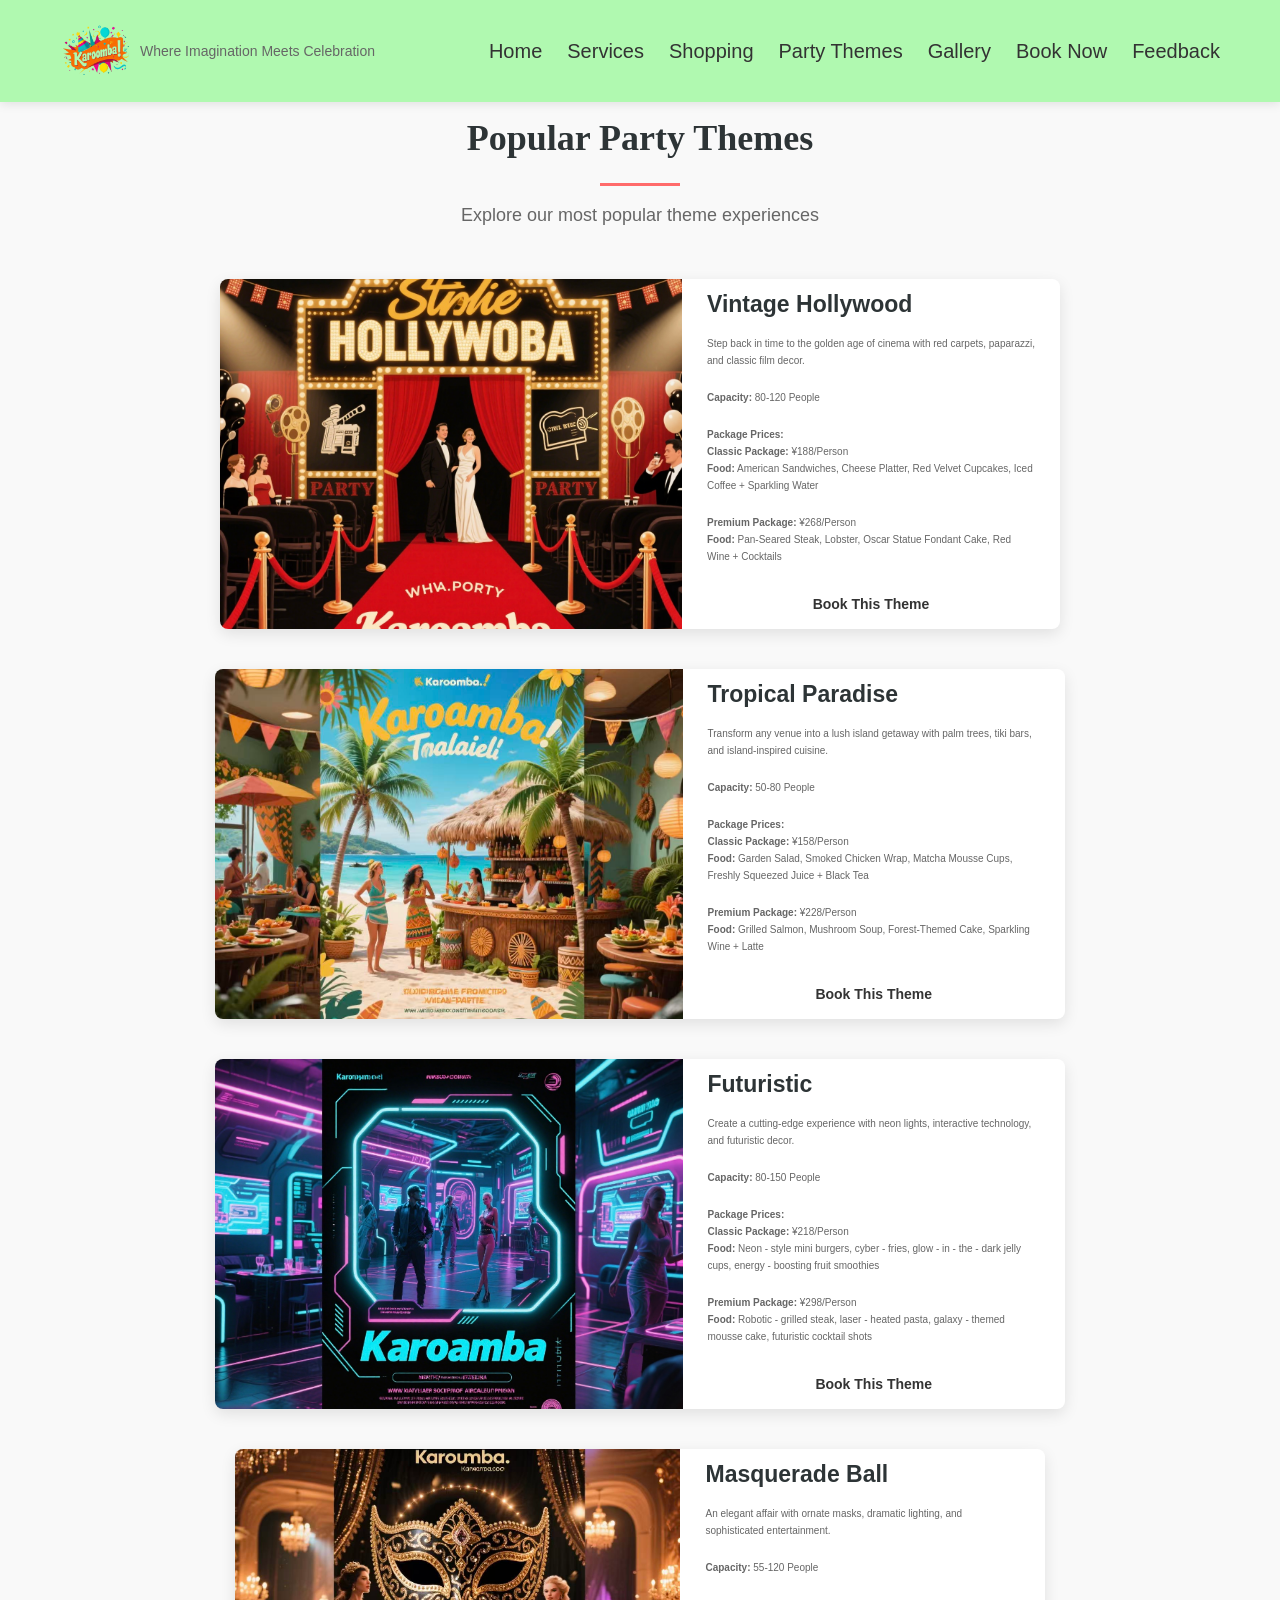
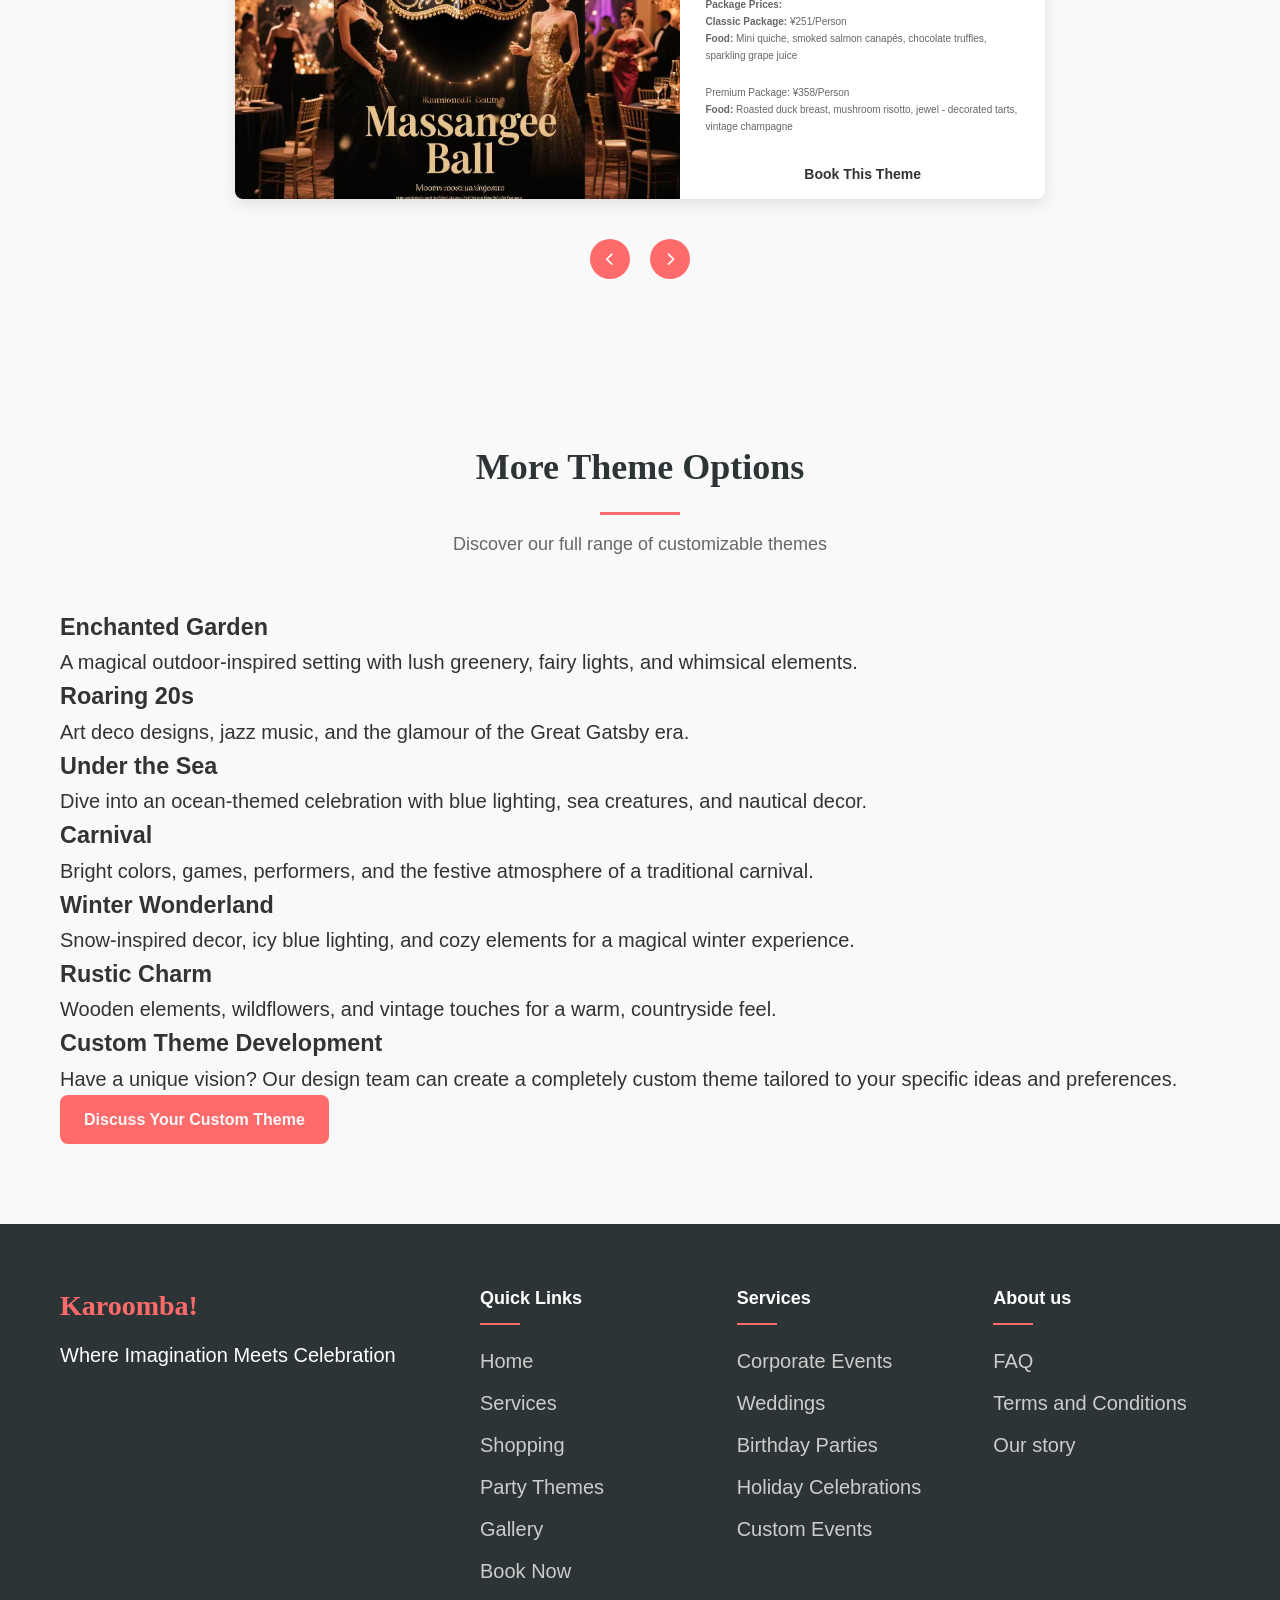
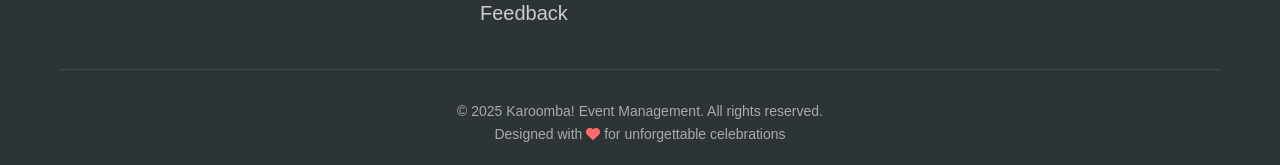
<file: 11/themes.html>
<!DOCTYPE html>
<html lang="zh">
<head>
    <meta charset="UTF-8">
    <meta name="viewport" content="width=device-width, initial-scale=1.0">
    <title>Party Themes - Karoomba! Event Management</title>
    <link rel="stylesheet" href="css/styles.css">
    <link rel="stylesheet" href="https://cdnjs.cloudflare.com/ajax/libs/font-awesome/6.0.0-beta3/css/all.min.css">
    <meta name="description" content="Explore Karoomba's exciting party themes including Vintage Hollywood, Tropical Paradise, Futuristic and Masquerade Ball options to add color to your next event.">
</head>
<body>
    <header>
        <div class="container">
            <div class="logo"style="display:flex;align-items:center;gap:0.8rem;">
                <a href="home.html" class="logo-link" style="display:inline-flex;align-items:center;">
                    <img src="ima/logo.png" alt="Karoomba logo" class="logo-img" style="display:block; height:72px; width:auto;">
                </a>
                <p class="tagline" style="margin-top:0;">Where Imagination Meets Celebration</p>
            </div>
            <nav>
                <ul class="main-nav">
                    <li><a href="home.html">Home</a></li>
                    <li><a href="services.html">Services</a></li>
                    <li><a href="shopping.html">Shopping</a></li>
                    <li><a href="themes.html">Party Themes</a></li>
                    <li><a href="gallery.html">Gallery</a></li>
                    <li><a href="booking.html">Book Now</a></li>
                    <li><a href="contact.html">Feedback</a></li>
                </ul>
                <div class="mobile-menu-btn">
                    <span></span>
                    <span></span>
                    <span></span>
                </div>
            </nav>
        </div>
    </header>

    <section id="themes" class="themes">
        <div class="container">
            <h2 class="section-title">Popular Party Themes</h2>
            <p class="section-description">Explore our most popular theme experiences</p>
            
            <div class="theme-slider">
                <div class="theme-card">
                    <img src="ima\Vintage Hollywood Theme.jpg" alt="Vintage Hollywood Theme" class="theme-img">
                    <div class="theme-content">
                        <h3>Vintage Hollywood</h3>
                        <p>Step back in time to the golden age of cinema with red carpets, paparazzi, and classic film decor.</p>
                        <p><strong>Capacity:</strong> 80-120 People
                        <p><strong>Package Prices:<br>Classic Package:</strong> ¥188/Person<br>
                        <strong>Food:</strong> American Sandwiches, Cheese Platter, Red Velvet Cupcakes, Iced Coffee + Sparkling Water</p>
                        <p><strong>Premium Package: </strong>¥268/Person<br>
                        <strong>Food:</strong> Pan-Seared Steak, Lobster, Oscar Statue Fondant Cake, Red Wine + Cocktails</p>
                        <a href="booking.html" class="btn btn-small">Book This Theme</a>
                    </div>
                </div>
                
                <div class="theme-card">
                    <img src="ima\Tropical Paradise Theme.jpg" alt="Tropical Paradise Theme" class="theme-img">
                    <div class="theme-content">
                        <h3>Tropical Paradise</h3>
                        <p>Transform any venue into a lush island getaway with palm trees, tiki bars, and island-inspired cuisine.</p>
                        <p><strong>Capacity:</strong> 50-80 People
                        <p><strong>Package Prices:<br>Classic Package:</strong> ¥158/Person<br>
                        <strong>Food:</strong> Garden Salad, Smoked Chicken Wrap, Matcha Mousse Cups, Freshly Squeezed Juice + Black Tea</p>
                        <p><strong>Premium Package:</strong> ¥228/Person<br>
                        <strong>Food:</strong> Grilled Salmon, Mushroom Soup, Forest-Themed Cake, Sparkling Wine + Latte</p>
                        <a href="booking.html" class="btn btn-small">Book This Theme</a>
                    </div>
                </div>
                
                <div class="theme-card">
                    <img src="ima\Futuristic Theme.jpg" alt="Futuristic Theme" class="theme-img">
                    <div class="theme-content">
                        <h3>Futuristic</h3>
                        <p>Create a cutting-edge experience with neon lights, interactive technology, and futuristic decor.</p>
                        <p><strong>Capacity:</strong> 80-150 People
                        <p><strong>Package Prices:<br>Classic Package:</strong> ¥218/Person<br>
                        <strong>Food:</strong>  Neon - style mini burgers, cyber - fries, glow - in - the - dark jelly cups, energy - boosting fruit smoothies</p>
                        <p><strong>Premium Package:</strong> ¥298/Person<br>
                        <strong>Food:</strong> Robotic - grilled steak, laser - heated pasta, galaxy - themed mousse cake, futuristic cocktail shots</p>
                        <a href="booking.html" class="btn btn-small">Book This Theme</a>
                    </div>
                </div>
                
                <div class="theme-card">
                    <img src="ima\Masquerade Ball Theme.jpg" alt="Masquerade Ball Theme" class="theme-img">
                    <div class="theme-content">
                        <h3>Masquerade Ball</h3>
                        <p>An elegant affair with ornate masks, dramatic lighting, and sophisticated entertainment.</p>
                        <p><strong>Capacity:</strong> 55-120 People
                        <p><strong>Package Prices:<br>Classic Package:</strong> ¥251/Person<br>
                        <strong>Food:</strong> Mini quiche, smoked salmon canapés, chocolate truffles, sparkling grape juice</p>
                        <p>Premium Package: ¥358/Person<br>
                        <strong>Food:</strong> Roasted duck breast, mushroom risotto, jewel - decorated tarts, vintage champagne</p>
                        <a href="booking.html" class="btn btn-small">Book This Theme</a>
                    </div>
                </div>
            </div>
            
            <div class="theme-nav">
                <button class="prev-btn"><i class="fas fa-chevron-left"></i></button>
                <button class="next-btn"><i class="fas fa-chevron-right"></i></button>
            </div>
        </div>
    </section>

    <section id="additional-themes" class="additional-themes">
        <div class="container">
            <h2 class="section-title">More Theme Options</h2>
            <p class="section-description">Discover our full range of customizable themes</p>
            
            <div class="theme-grid">
                <div class="theme-item">
                    <h3>Enchanted Garden</h3>
                    <p>A magical outdoor-inspired setting with lush greenery, fairy lights, and whimsical elements.</p>
                </div>
                
                <div class="theme-item">
                    <h3>Roaring 20s</h3>
                    <p>Art deco designs, jazz music, and the glamour of the Great Gatsby era.</p>
                </div>
                
                <div class="theme-item">
                    <h3>Under the Sea</h3>
                    <p>Dive into an ocean-themed celebration with blue lighting, sea creatures, and nautical decor.</p>
                </div>
                
                <div class="theme-item">
                    <h3>Carnival</h3>
                    <p>Bright colors, games, performers, and the festive atmosphere of a traditional carnival.</p>
                </div>
                
                <div class="theme-item">
                    <h3>Winter Wonderland</h3>
                    <p>Snow-inspired decor, icy blue lighting, and cozy elements for a magical winter experience.</p>
                </div>
                
                <div class="theme-item">
                    <h3>Rustic Charm</h3>
                    <p>Wooden elements, wildflowers, and vintage touches for a warm, countryside feel.</p>
                </div>
            </div>
            
            <div class="custom-theme">
                <h3>Custom Theme Development</h3>
                <p>Have a unique vision? Our design team can create a completely custom theme tailored to your specific ideas and preferences.</p>
                <a href="booking.html" class="btn btn-primary">Discuss Your Custom Theme</a>
            </div>
        </div>
    </section>

    <footer>
        <div class="container">
            <div class="footer-content">
                <div class="footer-logo">
                    <h3>Karoomba!</h3>
                    <p>Where Imagination Meets Celebration</p>
                </div>
                
                <div class="footer-links">
                    <div class="footer-column">
                        <h4>Quick Links</h4>
                        <ul>
                            <li><a href="home.html">Home</a></li>
                            <li><a href="services.html">Services</a></li>
                            <li><a href="shopping.html">Shopping</a></li>
                            <li><a href="themes.html">Party Themes</a></li>
                            <li><a href="gallery.html">Gallery</a></li>
                            <li><a href="booking.html">Book Now</a></li>
                            <li><a href="contact.html">Feedback</a></li>
                        </ul>
                    </div>
                    
                    <div class="footer-column">
                        <h4>Services</h4>
                        <ul>
                            <li><a href="services.html#corporate">Corporate Events</a></li>
                            <li><a href="services.html#weddings">Weddings</a></li>
                            <li><a href="services.html#birthdays">Birthday Parties</a></li>
                            <li><a href="services.html#holidays">Holiday Celebrations</a></li>
                            <li><a href="services.html#custom">Custom Events</a></li>
                        </ul>
                    </div>
                    
                    <div class="footer-column">
                        <h4>About us</h4>
                        <ul>
                            <li><a href="faq.html">FAQ</a></li>
                            <li><a href="tac.html">Terms and Conditions</a></li>
                            <li><a href="story.html">Our story</a></li>
                        </ul>
                    </div>
                </div>
            </div>
            
            <div class="footer-bottom">
                <p>&copy; 2025 Karoomba! Event Management. All rights reserved.</p>
                <p>Designed with <i class="fas fa-heart"></i> for unforgettable celebrations</p>
            </div>
        </div>
    </footer>

    <script src="js/script.js"></script>
</body>
</html>
</file>
<file: 11/css/styles.css>
@font-face {
    font-family: 'Karoomba'; /* custom name for the Dobkin font */
    src: url('../DobkinPlain.ttf') format('truetype'); /* relative path from css folder to project root */
    font-weight: normal;
    font-style: normal;
    font-display: swap; /* improve loading behavior */
}
/* ===== GLOBAL STYLES ===== */
:root {
    --primary-color: #ff6b6b;
    --secondary-color: #4ecdc4;
    --accent-color: #ffe66d;
    --dark-color: #2d3436;
    --light-color: #f9f9f9;
    --text-color: #333;
    --text-light: #666;
    --font-primary: 'Montserrat', sans-serif;
    --font-secondary: 'Playfair Display', serif;
    --transition: all 0.3s ease;
    --shadow: 0 5px 15px rgba(0, 0, 0, 0.1);
    --border-radius: 8px;
}

* {
    margin: 0;
    padding: 0;
    box-sizing: border-box;
}

html {
    scroll-behavior: smooth;
    font-size: 62.5%; /* 1rem = 10px */
}

body {
    font-family: var(--font-primary);
    font-size: 2rem;
    line-height: 1.6;
    color: var(--text-color);
    background-color: var(--light-color);
    overflow-x: hidden;
}

.container {
    width: 100%;
    max-width: 1200px;
    margin: 0 auto;
    padding: 0 2rem;
}

img {
    max-width: 100%;
    height: auto;
    display: block;
}

a {
    text-decoration: none;
    color: inherit;
    transition: var(--transition);
}

ul {
    list-style: none;
}

.section-title {
    font-family: var(--font-secondary);
    font-size: 3.6rem;
    text-align: center;
    margin-bottom: 1.5rem;
    color: var(--dark-color);
    position: relative;
}

.section-title::after {
    content: '';
    display: block;
    width: 80px;
    height: 3px;
    background-color: var(--primary-color);
    margin: 1.5rem auto;
}

.section-description {
    text-align: center;
    font-size: 1.8rem;
    color: var(--text-light);
    max-width: 700px;
    margin: 0 auto 5rem;
}

section {
    padding: 8rem 0;
}

/* ===== BUTTONS ===== */
.btn {
    display: inline-block;
    padding: 1.2rem 2.4rem;
    border-radius: var(--border-radius);
    font-weight: 600;
    text-align: center;
    cursor: pointer;
    transition: var(--transition);
    border: none;
    font-size: 1.6rem;
}

.btn-primary {
    background-color: var(--primary-color);
    color: rgb(249, 248, 248);
}

.btn-primary:hover {
    background-color: #ff5252;
    transform: translateY(-3px);
    box-shadow: var(--shadow);
}

/* Gallery Buttons */
.category-btn {
    padding: 1rem 2rem;
    margin: 0.5rem;
    border-radius: 30px;
    background: linear-gradient(135deg, var(--primary-color), var(--secondary-color));
    color: white;
    border: none;
    font-weight: 600;
    cursor: pointer;
    transition: all 0.3s ease;
    box-shadow: 0 4px 6px rgba(0, 0, 0, 0.1);
}

.category-btn:hover {
    transform: translateY(-2px);
    box-shadow: 0 6px 12px rgba(0, 0, 0, 0.15);
    background: linear-gradient(135deg, var(--secondary-color), var(--primary-color));
}

.category-btn.active {
    background: var(--dark-color);
    box-shadow: inset 0 0 0 2px white;
}

#search-btn {
    padding: 1rem 1.5rem;
    border-radius: 0 30px 30px 0;
    background: linear-gradient(135deg, var(--primary-color), var(--secondary-color));
    color: white;
    border: none;
    cursor: pointer;
    transition: all 0.3s ease;
}

#search-btn:hover {
    background: linear-gradient(135deg, var(--secondary-color), var(--primary-color));
    transform: scale(1.05);
}

.btn-secondary {
    background-color: var(--secondary-color);
    color: white;
}

.btn-secondary:hover {
    background-color: #3dbeb6;
    transform: translateY(-3px);
    box-shadow: var(--shadow);
}

.btn-small {
    padding: 0.8rem 1.6rem;
    font-size: 1.4rem;
}

.btn-full {
    width: 100%;
}

/* ===== HEADER ===== */
header {
    position: fixed;
    top: 0;
    left: 0;
    width: 100%;
    z-index: 1000;
    background-color: rgba(172, 249, 172, 0.95);
    box-shadow: 0 2px 10px rgba(12, 6, 6, 0.1);
    padding: 1.5rem 0;
    transition: var(--transition);
}

header .container {
    display: flex;
    justify-content: space-between;
    align-items: center;
}

.logo h1 {
    font-family: 'Karoomba', var(--font-secondary), serif;
    font-size: 3rem;
    color: var(--primary-color);
    margin: 0;
}

.logo-img {
    height: 56px;
    width: auto;
    display: block;
}

.tagline {
    font-size: 1.4rem;
    color: var(--text-light);
    margin-top: -0.5rem;
}

.main-nav {
    display: flex;
    gap: 2.5rem;
}

.main-nav a {
    font-weight: 500;
    position: relative;
}

.main-nav a::after {
    content: '';
    position: absolute;
    bottom: -5px;
    left: 0;
    width: 0;
    height: 2px;
    background-color: var(--primary-color);
    transition: var(--transition);
}

.main-nav a:hover {
    color: var(--primary-color);
}

.main-nav a:hover::after {
    width: 100%;
}

.mobile-menu-btn {
    display: none;
    flex-direction: column;
    justify-content: space-between;
    width: 30px;
    height: 21px;
    cursor: pointer;
}

.mobile-menu-btn span {
    display: block;
    height: 3px;
    width: 100%;
    background-color: var(--dark-color);
    transition: var(--transition);
}

/* ===== HERO SECTION ===== */
.hero {
    height: 100vh;
    background-image: linear-gradient(rgba(0, 0, 0, 0.5), rgba(0, 0, 0, 0.5)), url('../images/hero-bg.jpg');
    background-size: cover;
    background-position: center;
    display: flex;
    align-items: center;
    text-align: center;
    color: white;
    padding-top: 8rem;
}

.hero-content {
    max-width: 800px;
    margin: 0 auto;
}

.hero h1{
    font-size: 6.5em;
    font-family: 'Karoomba',serif;
}

.hero h2 {
    font-family: var(--font-secondary);
    font-size: 5rem;
    margin-bottom: 2rem;
    text-shadow: 2px 2px 4px rgba(0, 0, 0, 0.3);
}

.hero p {
    font-size: 2rem;
    margin-bottom: 3rem;
    text-shadow: 1px 1px 3px rgba(0, 0, 0, 0.3);
}

.cta-buttons {
    display: flex;
    justify-content: center;
    gap: 2rem;
}

/* ===== SERVICES SECTION ===== */
.services {
    background-color: rgb(244, 247, 242);
}

.services .container{
    margin-top: 30px;
}

.service-cards {
    display: grid;
    grid-template-columns: repeat(auto-fit, minmax(250px, 1fr));
    gap: 3rem;
}

.service-card {
    background-color: rgb(167, 213, 232);
    border-radius: var(--border-radius);
    padding: 3rem 2rem;
    text-align: center;
    box-shadow: var(--shadow);
    transition: var(--transition);
}

.service-card:hover {
    transform: translateY(-10px);
    box-shadow: 0 15px 30px rgba(0, 0, 0, 0.15);
}

.service-card .icon {
    font-size: 4rem;
    color: var(--primary-color);
    margin-bottom: 2rem;
}

.service-card h3 {
    font-size: 2.2rem;
    margin-bottom: 1.5rem;
    color: var(--dark-color);
}

.cta-container{
    margin-top: 20px;
}
/* ===== THEMES SECTION ===== */
.themes {
    background-color: var(--light-color);
    position: relative;
}

.themes .container{
    margin-top: 30px;
}

.product-grid {
    display: grid;
    grid-template-columns: repeat(auto-fit, minmax(300px, 1fr));
    gap: 30px;
    padding: 20px 0;
}

.product-card {
    background: white;
    border-radius: 12px;
    overflow: hidden;
    box-shadow: 0 4px 12px rgba(0,0,0,0.1);
    transition: transform 0.3s ease;
}

.product-card:hover {
    transform: translateY(-5px);
}

.theme-card:hover {
    transform: translateY(-5px);
    box-shadow: 0 15px 30px rgba(0, 0, 0, 0.15);
}

.product-img {
    width: 100%;
    height: 280px;
    object-fit: cover;
    border-bottom: 1px solid #eee;
}

.product-info {
    padding: 20px;
    text-align: center;
}

.price {
    color: #e74c3c;
    font-size: 1.8rem;
    font-weight: 700;
    margin: 15px 0;
}

.theme-content h3 {
    font-size: 2.2rem;
    margin-bottom: 1rem;
    color: var(--dark-color);
}

.theme-content p {
    margin-bottom: 2rem;
    color: var(--text-light);
}

.theme-nav {
    display: flex;
    justify-content: center;
    gap: 2rem;
}

.theme-nav button {
    background-color: var(--primary-color);
    color: white;
    width: 4rem;
    height: 4rem;
    border-radius: 50%;
    border: none;
    display: flex;
    align-items: center;
    justify-content: center;
    cursor: pointer;
    transition: var(--transition);
}

.theme-nav button:hover {
    background-color: var(--dark-color);
}
.themes {
    background-color: var(--light-color);
    position: relative;
}

.themes .container{
    margin-top: 30px;
    max-width: 1000px;
    margin-left: auto;
    margin-right: auto;
    padding: 0 1.5rem;
}

.theme-slider {
    display: grid;
    grid-template-columns: 1fr;
    gap: 4rem;
    margin-bottom: 4rem;
}

.theme-card {
    background-color: white;
    border-radius: var(--border-radius);
    overflow: hidden;
    box-shadow: var(--shadow);
    transition: var(--transition);
    display: flex;
    height: 350px;
    max-width: 850px;
    margin-left: auto;
    margin-right: auto;
}

.theme-card:hover {
    transform: translateY(-5px);
    box-shadow: 0 15px 30px rgba(0, 0, 0, 0.15);
}

.theme-img {
    width: 55%;
    height: 100%;
    object-fit: cover;
}

.theme-content {
    width: 45%;
    padding: 2.5rem;
    display: flex;
    flex-direction: column;
    justify-content: center;
}

.theme-content h3 {
    font-size: 2.3rem;
    margin-bottom: 1.2rem;
    color: var(--dark-color);
}

.theme-content p {
    font-size: 1rem;
    line-height: 1.7;
    margin-bottom: 2rem;
    color: var(--text-light);
}

.theme-nav {
    display: flex;
    justify-content: center;
    gap: 2rem;
}

.theme-nav button {
    background-color: var(--primary-color);
    color: white;
    width: 4rem;
    height: 4rem;
    border-radius: 50%;
    border: none;
    display: flex;
    align-items: center;
    justify-content: center;
    cursor: pointer;
    transition: var(--transition);
}

.theme-nav button:hover {
    background-color: var(--dark-color);
}

/* ===== SHOPPING ===== */
.products .section-title{
    margin-top: 30px;
}

/* =====STORY =====*/
.story{
    text-align: center;
}
.about-section{
    margin-top: 30px;
}
/* ===== GALLERY SECTION ===== */
.gallery {
    background-color: white;
}

.gallery-grid {
    display: grid;
    grid-template-columns: repeat(auto-fill, minmax(300px, 1fr));
    gap: 2rem;
}

.gallery .container{
    margin-top: 30px;
}

.gallery-item {
    position: relative;
    border-radius: var(--border-radius);
    overflow: hidden;
    height: 250px;
}

.gallery-item img {
    width: 100%;
    height: 100%;
    object-fit: cover;
    transition: var(--transition);
}

.overlay {
    position: absolute;
    top: 0;
    left: 0;
    width: 100%;
    height: 100%;
    background: linear-gradient(to top, rgba(0, 0, 0, 0.8), transparent);
    display: flex;
    flex-direction: column;
    justify-content: flex-end;
    padding: 2rem;
    color: white;
    opacity: 0;
    transition: var(--transition);
}

.gallery-item:hover .overlay {
    opacity: 1;
}

.gallery-item .view-details {
    position: absolute;
    bottom: 15px;
    right: 15px;
    background-color: rgba(255, 255, 255, 0.2);
    width: 40px;
    height: 40px;
    border-radius: 50%;
    display: flex;
    align-items: center;
    justify-content: center;
    color: white;
    font-size: 1.6rem;
    transition: var(--transition);
}

.gallery-item .view-details:hover {
    background-color: var(--primary-color);
    transform: scale(1.1);
}

/* Search Filter */
.search-filter {
    margin-bottom: 3rem;
    display: flex;
    justify-content: center;
}

.search-container {
    display: flex;
    width: 100%;
    max-width: 500px;
    margin: 2rem auto;
    position: relative;
}

#gallery-search {
    width: 100%;
    padding: 1.2rem 2rem;
    border: 1px solid #ddd;
    border-radius: var(--border-radius);
    font-size: 1.6rem;
    transition: var(--transition);
}

#gallery-search:focus {
    border-color: var(--primary-color);
    box-shadow: 0 0 0 2px rgba(255, 107, 107, 0.2);
    outline: none;
}

#search-btn {
    position: absolute;
    right: 10px;
    top: 50%;
    transform: translateY(-50%);
    background: none;
    border: none;
    color: var(--text-light);
    font-size: 1.8rem;
    cursor: pointer;
    transition: var(--transition);
}

#search-btn:hover {
    color: var(--primary-color);
}

.no-results {
    text-align: center;
    padding: 3rem;
    background-color: #f8f8f8;
    border-radius: var(--border-radius);
    margin: 2rem 0;
    font-size: 1.8rem;
    color: var(--text-light);
}

/* Modal */
.modal {
    display: none;
    position: fixed;
    top: 0;
    left: 0;
    width: 100%;
    height: 100%;
    background-color: rgba(0, 0, 0, 0.9);
    z-index: 2000;
    justify-content: center;
    align-items: center;
    padding: 2rem;
}

.modal-content {
    position: relative;
    background-color: white;
    max-width: 900px;
    width: 90%;
    border-radius: var(--border-radius);
    overflow: hidden;
    box-shadow: 0 5px 30px rgba(0, 0, 0, 0.3);
    animation: modalFadeIn 0.3s ease;
}

@keyframes modalFadeIn {
    from { opacity: 0; transform: translateY(-20px); }
    to { opacity: 1; transform: translateY(0); }
}

.close-modal {
    position: absolute;
    top: 15px;
    right: 15px;
    font-size: 3rem;
    color: white;
    background-color: rgba(0, 0, 0, 0.5);
    width: 40px;
    height: 40px;
    border-radius: 50%;
    display: flex;
    align-items: center;
    justify-content: center;
    cursor: pointer;
    z-index: 10;
    transition: var(--transition);
}

.close-modal:hover {
    background-color: var(--primary-color);
}

.modal-image-container {
    width: 100%;
    height: 500px;
    max-height: 70vh;
    overflow: hidden;
}

#modal-image {
    width: 100%;
    height: 100%;
    object-fit: cover;
}

.modal-details {
    padding: 2rem;
}

.modal-details h3 {
    font-size: 2.4rem;
    margin-bottom: 1rem;
    color: var(--dark-color);
}

.modal-details p {
    font-size: 1.6rem;
    color: var(--text-light);
}

.modal-navigation {
    display: flex;
    justify-content: space-between;
    padding: 0 2rem 2rem;
}

.modal-nav-btn {
    background-color: var(--primary-color);
    color: white;
    width: 50px;
    height: 50px;
    border-radius: 50%;
    border: none;
    display: flex;
    align-items: center;
    justify-content: center;
    font-size: 2rem;
    cursor: pointer;
    transition: var(--transition);
}

.modal-nav-btn:hover {
    background-color: var(--dark-color);
    transform: scale(1.1);
}

.gallery-item:hover .overlay {
    opacity: 1;
}

.gallery-item:hover img {
    transform: scale(1.1);
}

.overlay h4 {
    font-size: 2rem;
    margin-bottom: 0.5rem;
}

/* ===== TESTIMONIALS SECTION ===== */
.testimonials {
    background-color: var(--light-color);
    text-align: center;
}

.testimonial-slider {
    max-width: 800px;
    margin: 0 auto;
}

.testimonial {
    padding: 3rem;
    background-color: white;
    border-radius: var(--border-radius);
    box-shadow: var(--shadow);
    margin-bottom: 3rem;
}

.quote {
    position: relative;
    margin-bottom: 2rem;
}

.quote i {
    color: var(--primary-color);
    font-size: 2rem;
}

.quote p {
    font-size: 1.8rem;
    line-height: 1.8;
    margin: 1.5rem 0;
    color: var(--text-color);
}

.client {
    display: flex;
    align-items: center;
    justify-content: center;
    gap: 1.5rem;
}

.client img {
    width: 70px;
    height: 70px;
    border-radius: 50%;
    object-fit: cover;
}

.client-info h4 {
    font-size: 1.8rem;
    margin-bottom: 0.5rem;
    color: var(--dark-color);
}

.client-info p {
    color: var(--text-light);
}

.testimonial-dots {
    display: flex;
    justify-content: center;
    gap: 1rem;
}

.dot {
    width: 12px;
    height: 12px;
    border-radius: 50%;
    background-color: #ddd;
    cursor: pointer;
    transition: var(--transition);
}

.dot.active {
    background-color: var(--primary-color);
}

/* ===== BOOKING SECTION ===== */
.booking {
    background-color: white;
}

.booking  .container{
    margin-top: 30px;
}

.booking-container {
    display: grid;
    grid-template-columns: repeat(auto-fit, minmax(300px, 1fr));
    gap: 5rem;
}

.booking-steps {
    display: flex;
    flex-direction: column;
    gap: 3rem;
}

.booking-steps li {
    display: flex;
    gap: 2rem;
}

.step-number {
    display: flex;
    align-items: center;
    justify-content: center;
    width: 5rem;
    height: 5rem;
    background-color: var(--primary-color);
    color: white;
    border-radius: 50%;
    font-size: 2rem;
    font-weight: bold;
    flex-shrink: 0;
}

.step-content h4 {
    font-size: 2rem;
    margin-bottom: 1rem;
    color: var(--dark-color);
}

.booking-form {
    background-color: var(--light-color);
    padding: 3rem;
    border-radius: var(--border-radius);
    box-shadow: var(--shadow);
}

.form-group {
    margin-bottom: 2rem;
}

.form-row {
    display: flex;
    gap: 2rem;
}

.form-group.half {
    flex: 1;
}

label {
    display: block;
    margin-bottom: 0.8rem;
    font-weight: 500;
}

input, select, textarea {
    width: 100%;
    padding: 1.2rem;
    border: 1px solid #ddd;
    border-radius: var(--border-radius);
    font-family: var(--font-primary);
    font-size: 1.6rem;
    transition: var(--transition);
}

input:focus, select:focus, textarea:focus {
    outline: none;
    border-color: var(--primary-color);
    box-shadow: 0 0 0 3px rgba(255, 107, 107, 0.2);
}

/* ===== CONTACT SECTION ===== */
.contact {
    background-color: var(--light-color);
}

.contact .container{
    margin-top: 30px;
}

.contact-container {
    display: grid;
    grid-template-columns: repeat(auto-fit, minmax(300px, 1fr));
    gap: 5rem;
}

.contact-info {
    display: flex;
    flex-direction: column;
    gap: 3rem;
}

.contact-item {
    display: flex;
    align-items: flex-start;
    gap: 2rem;
}

.contact-item i {
    font-size: 2.5rem;
    color: var(--primary-color);
}

.contact-item h4 {
    font-size: 2rem;
    margin-bottom: 0.5rem;
    color: var(--dark-color);
}

.social-links {
    display: flex;
    gap: 1.5rem;
    margin-top: 2rem;
}

.social-links a {
    display: flex;
    align-items: center;
    justify-content: center;
    width: 4rem;
    height: 4rem;
    background-color: var(--primary-color);
    color: white;
    border-radius: 50%;
    transition: var(--transition);
}

.social-links a:hover {
    background-color: var(--dark-color);
    transform: translateY(-3px);
}

.contact-map {
    height: 400px;
    border-radius: var(--border-radius);
    overflow: hidden;
    box-shadow: var(--shadow);
}

/* ===== FOOTER ===== */
footer {
    background-color: var(--dark-color);
    color: white;
    padding: 6rem 0 2rem;
}

.footer-content {
    display: grid;
    grid-template-columns: 1fr 2fr;
    gap: 5rem;
    margin-bottom: 4rem;
}

.footer-logo h3 {
    font-family: var(--font-secondary);
    font-size: 2.8rem;
    color: var(--primary-color);
    margin-bottom: 1rem;
}

.footer-links {
    display: grid;
    grid-template-columns: repeat(3, 1fr);
    gap: 3rem;
}

.footer-column h4 {
    font-size: 1.8rem;
    margin-bottom: 2rem;
    position: relative;
}

.footer-column h4::after {
    content: '';
    display: block;
    width: 40px;
    height: 2px;
    background-color: var(--primary-color);
    margin-top: 1rem;
}

.footer-column ul {
    display: flex;
    flex-direction: column;
    gap: 1rem;
}

.footer-column a {
    color: #ccc;
    transition: var(--transition);
}

.footer-column a:hover {
    color: var(--primary-color);
    padding-left: 5px;
}

.footer-bottom {
    text-align: center;
    padding-top: 3rem;
    border-top: 1px solid rgba(255, 255, 255, 0.1);
    font-size: 1.4rem;
    color: #aaa;
}

.footer-bottom i {
    color: var(--primary-color);
}

/* ==== tac ====*/
.tac  .container{
    margin-top: 30px;
}

/* ==== faq ====*/
.faq  .container{
    margin-top: 30px;
}

/* ===== RESPONSIVE STYLES ===== */
@media (max-width: 992px) {
    html {
        font-size: 55%;
    }
    
    .footer-content {
        grid-template-columns: 1fr;
        gap: 4rem;
    }
}

@media (max-width: 768px) {
    .main-nav {
        display: none;
    }
    
    .mobile-menu-btn {
        display: flex;
    }
    
    .hero h2 {
        font-size: 4rem;
    }
    
    .hero p {
        font-size: 1.8rem;
    }
    
    .cta-buttons {
        flex-direction: column;
        gap: 1.5rem;
    }
    
    .form-row {
        flex-direction: column;
        gap: 2rem;
    }
    
    .footer-links {
        grid-template-columns: 1fr;
        gap: 3rem;
    }
}

@media (max-width: 576px) {
    section {
        padding: 6rem 0;
    }
    
    .section-title {
        font-size: 3rem;
    }
    
    .hero h2 {
        font-size: 3.5rem;
    }
    
    .booking-steps li {
        flex-direction: column;
        align-items: center;
        text-align: center;
    }
    
    .contact-item {
        flex-direction: column;
        align-items: center;
        text-align: center;
    }
}

/* ===== ANIMATIONS ===== */
@keyframes fadeIn {
    from {
        opacity: 0;
        transform: translateY(20px);
    }
    to {
        opacity: 1;
        transform: translateY(0);
    }
}

.fadeIn {
    animation: fadeIn 1s ease forwards;
}
</file>
<file: 实验二/case4-great-lakescape-lodge-data-file/lake_layout.css>
﻿@charset "utf-8";

/*
   New Perspectives on HTML5 and CSS3, 7th Edition
   Tutorial 2
   Case Problem 4
   
   The Great Lakescape Lodge Layout Styles
   Filename: lake_layout.css

*/


/* Structural Styles */

body {
	margin: 0 auto;
	width: 100%;
	max-width: 1020px;
	min-width: 640px;
}

body > header > img {
	width: 100%;
	display: block;
	margin: 0;
}

body > section#leftcol {
	width: 70%;
	float: left;
	margin-left: 0%;
	margin-right: 4%;
}

body > section#rightcol {
	width: 22%;
	float: left;
	margin-right: 2%;
}

footer {
	clear: both;
}

address, article, aside, blockquote, body, cite, 
div, dl, dt, dd, em, figcaption, figure, footer, 
h1, h2, h3, h4, h5, h6, header, html, img, 
li, main, nav, ol, p, section, span, ul {

   -webkit-box-sizing: border-box;
   -moz-box-sizing: border-box;
   box-sizing: border-box;  
}


/* Header Navigation */

header > nav {
	display: table;
	width: 100%;
}

header > nav > ul {
	display: table-row;
	list-style-type: none;
}

header > nav > ul > li {
	display: table-cell;
	text-align: center;
}

header > nav a {
	display: block;
	width: 100%;
}


/* Section Layout */

section#leftcol aside {
	width: 42%;
	float: left;
	margin-left: 2.5%;
	margin-right: 2.5%;
	margin-bottom: 20px;
}


section#leftcol img {
	width: 100%;
	display: block;
}
</file>
<file: 实验二/case4-great-lakescape-lodge-data-file/lake_styles.css>
﻿/*
   New Perspectives on HTML5 and CSS3, 7th Edition
   Tutorial 2
   Case Problem 4
   
   Great Lakescape Lodge Style Sheet
   Author: 
   Date:   
   
   Filename: lake_styles.css

*/
@charset "UTF-8";
section#leftcol aside>.left{
	background-color: rgb(198, 120, 168);
}
section#leftcol aside>.right{
   background-color: coral;
}
body > section#rightcol {
	background-color: mediumorchid;
   margin:10px;
   padding:20px;
}
header > nav {
	background-color: mediumslateblue;
}
#light{
   color: rgba(255, 255, 255, 0.7);
}
body > section#leftcol {
   color:white;
	background-color: rgb(190, 119, 119);
   padding: 20px;
   margin: 10px;
}
footer {
   background-color: rgb(140, 136, 161);
}
@font-face {
  font-family: myFont; /* set name */
  src: url(cac_champagne.ttf); /* url of the font */
}
h1,h2{
   font-family: myFont, serif;
}
ul {
  list-style-type: square;
}
p::first-letter {
  font-weight: bold;
}
a:hover {
  color: yellow;
}
</file>
